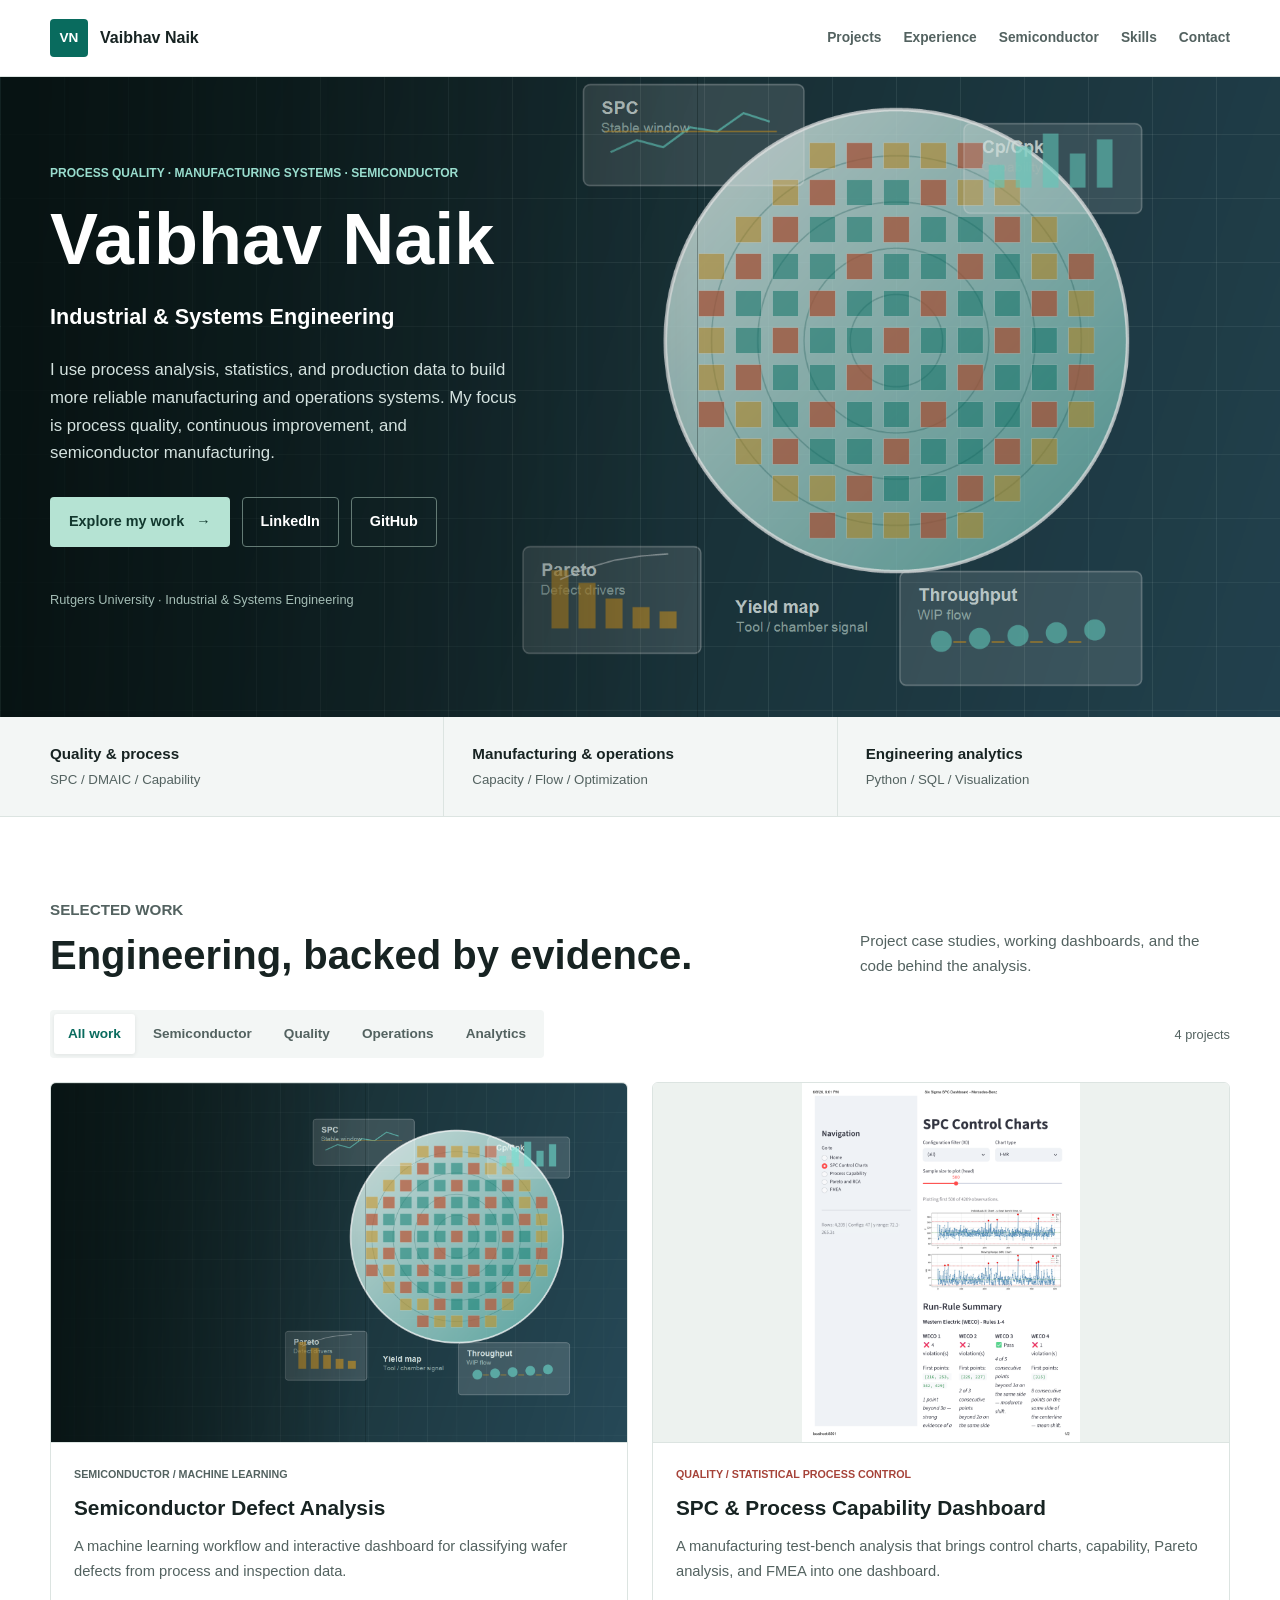
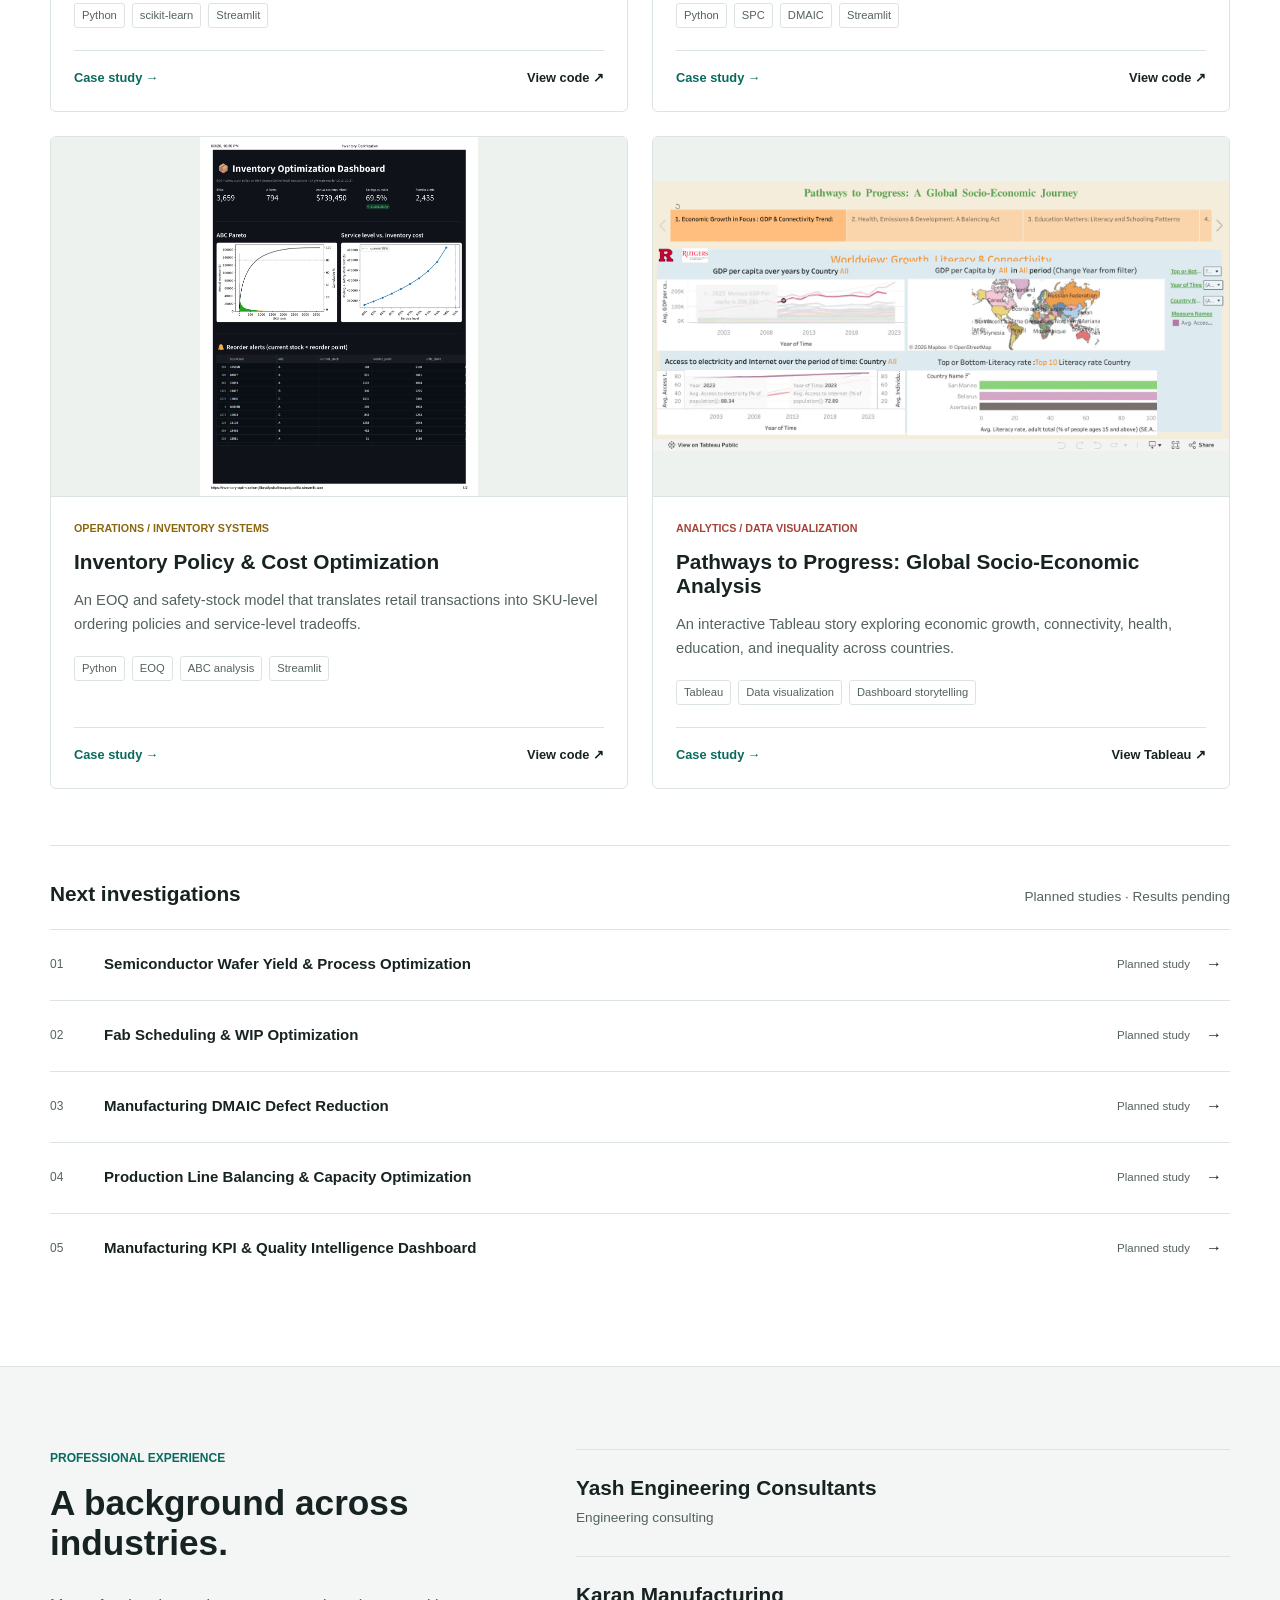
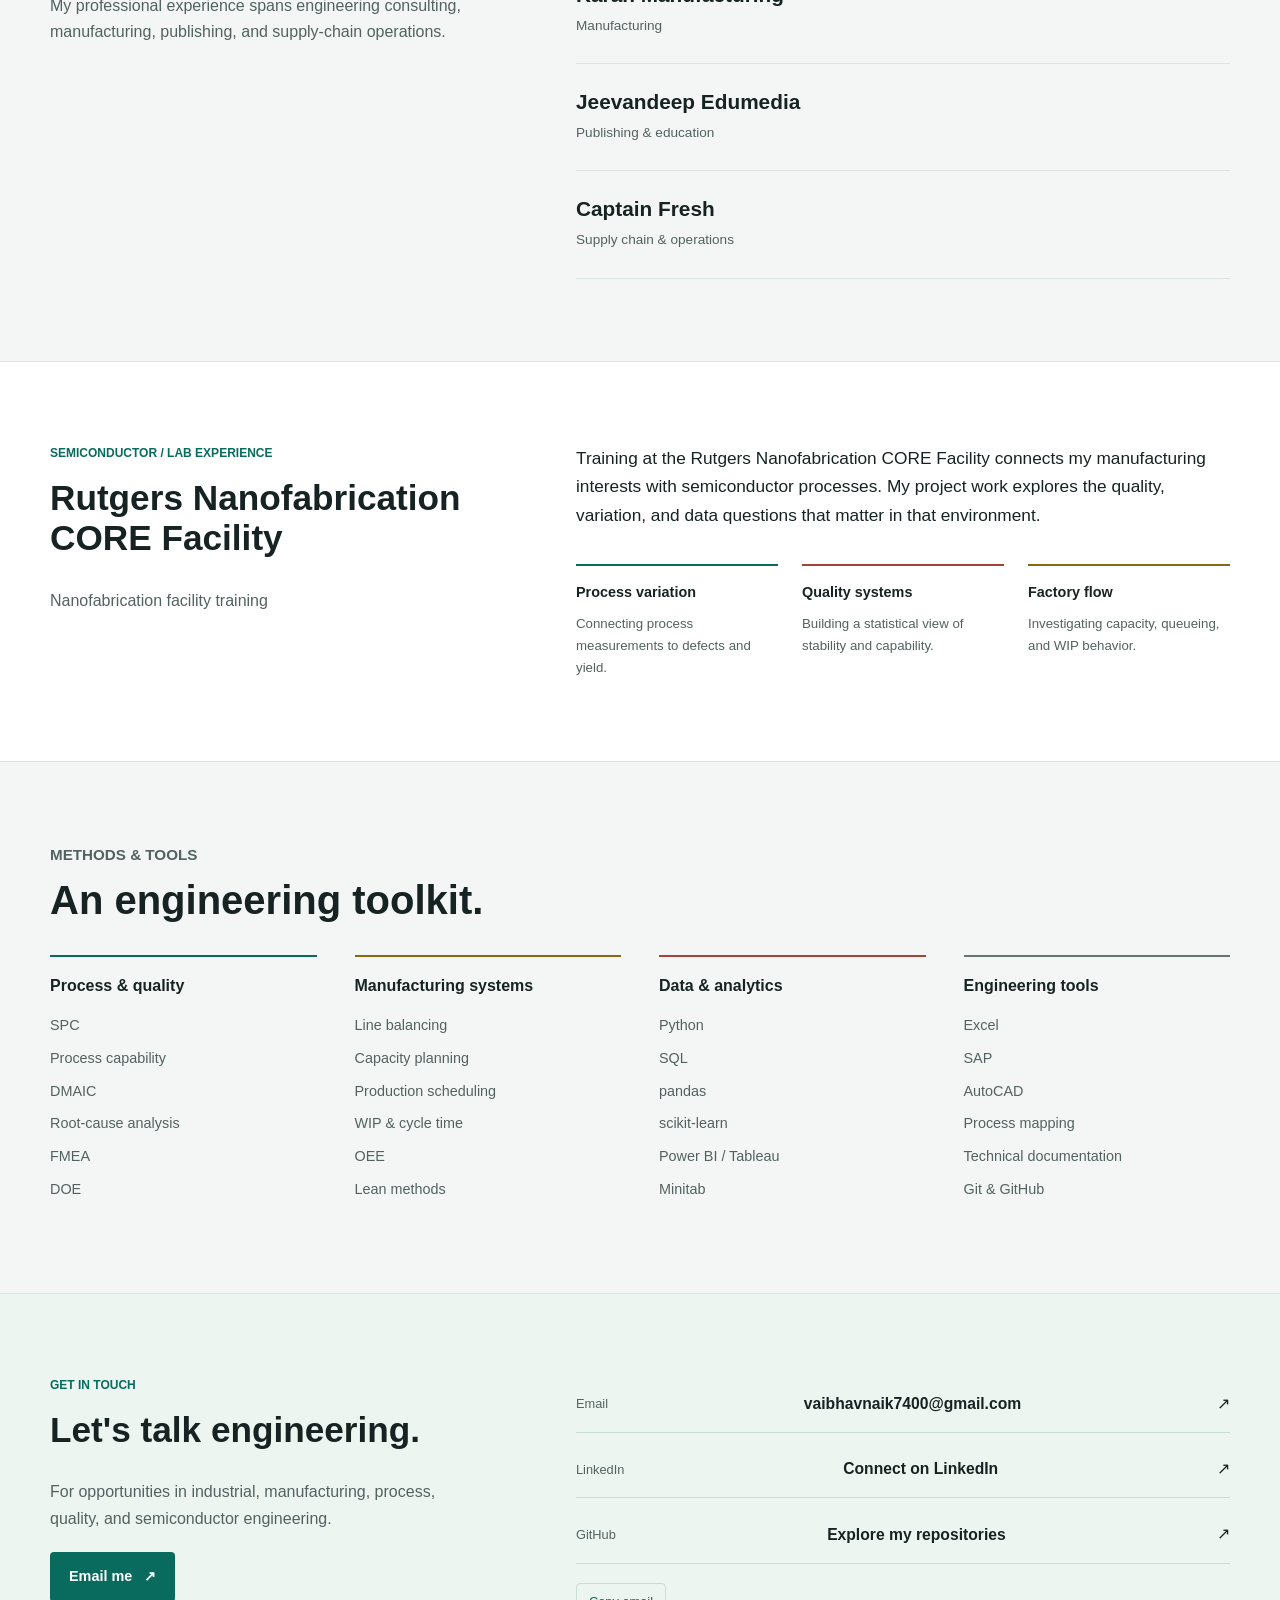
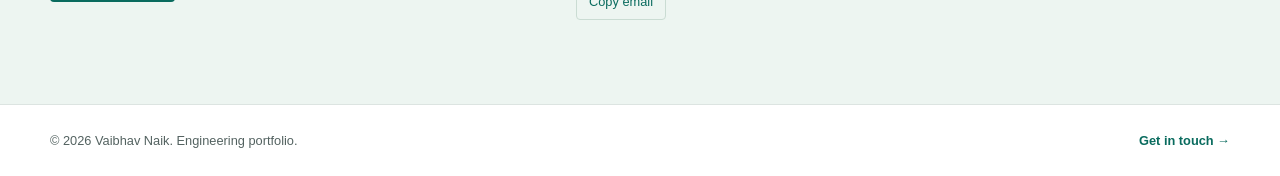
<file: index.html>
<!doctype html><html lang="en"><head>
<meta charset="utf-8"><meta name="viewport" content="width=device-width, initial-scale=1">
<meta name="description" content="Industrial, manufacturing, process, and quality engineering portfolio by Vaibhav Naik. Semiconductor analysis, SPC, and operations optimization.">
<meta name="theme-color" content="#096b5e"><meta property="og:type" content="website">
<meta property="og:title" content="Vaibhav Naik | Engineering Portfolio">
<meta property="og:description" content="Industrial, manufacturing, process, and quality engineering portfolio by Vaibhav Naik. Semiconductor analysis, SPC, and operations optimization.">
<meta property="og:url" content="https://vaibhav-7400.github.io/">
<meta property="og:image" content="https://vaibhav-7400.github.io/assets/process-dashboard.png">
<meta property="og:image:alt" content="Illustrative wafer process-analysis visualization">
<meta name="twitter:card" content="summary_large_image">
<link rel="canonical" href="https://vaibhav-7400.github.io/">
<link rel="icon" type="image/png" href="./assets/process-dashboard.png">
<link rel="stylesheet" href="./styles.css">
<title>Vaibhav Naik | Engineering Portfolio</title>
<script type="application/ld+json">{"@context":"https://schema.org","@type":"ProfilePage","name":"Vaibhav Naik | Engineering Portfolio","url":"https://vaibhav-7400.github.io/","description":"Industrial, manufacturing, process, and quality engineering portfolio by Vaibhav Naik. Semiconductor analysis, SPC, and operations optimization.","mainEntity":{"@type":"Person","name":"Vaibhav Naik","url":"https://vaibhav-7400.github.io/","sameAs":["https://www.linkedin.com/in/vaibhav4700","https://github.com/Vaibhav-7400"]}}</script>
<link rel="preload" as="image" href="./assets/process-dashboard.png">
<script src="./script.js" defer></script>
</head><body>
<a class="skip-link" href="#main">Skip to content</a>
<header class="site-header"><nav class="nav container" aria-label="Primary navigation">
<a class="brand" href="#home" aria-label="Vaibhav Naik home"><span class="brand-mark" aria-hidden="true">VN</span><span>Vaibhav Naik</span></a>
<button class="nav-toggle" type="button" aria-label="Open navigation" aria-controls="site-menu" aria-expanded="false" data-nav-toggle><span></span><span></span><span></span></button>
<div class="nav-links" id="site-menu" data-nav-menu>
<a href="#projects">Projects</a>
<a href="#experience">Experience</a>
<a href="#lab">Semiconductor</a>
<a href="#skills">Skills</a>
<a href="#contact">Contact</a>

</div></nav></header>
<main id="main">
<section class="hero" id="home" aria-labelledby="home-title">
<img class="hero-media" src="./assets/process-dashboard.png" alt="" width="1800" height="1100" fetchpriority="high">
<div class="container"><div class="hero-copy"><p class="eyebrow">Process quality &middot; Manufacturing systems &middot; Semiconductor</p>
<h1 id="home-title">Vaibhav Naik</h1><p class="role">Industrial &amp; Systems Engineering</p><p class="lede">I use process analysis, statistics, and production data to build more reliable manufacturing and operations systems. My focus is process quality, continuous improvement, and semiconductor manufacturing.</p>
<div class="hero-actions"><a class="button button-primary" href="#projects">Explore my work <span aria-hidden="true">&rarr;</span></a>
<a class="button button-outline" href="https://www.linkedin.com/in/vaibhav4700" target="_blank" rel="noopener noreferrer">LinkedIn</a>
<a class="button button-outline" href="https://github.com/Vaibhav-7400" target="_blank" rel="noopener noreferrer">GitHub</a>

</div><p class="hero-foot">Rutgers University &middot; Industrial &amp; Systems Engineering</p></div></div></section>
<div class="focus-band"><div class="container focus-grid">
<div class="focus-item"><strong>Quality &amp; process</strong><span>SPC / DMAIC / Capability</span></div>
<div class="focus-item"><strong>Manufacturing &amp; operations</strong><span>Capacity / Flow / Optimization</span></div>
<div class="focus-item"><strong>Engineering analytics</strong><span>Python / SQL / Visualization</span></div></div></div>
<section class="section" id="projects" aria-labelledby="projects-title"><div class="container">
<div class="section-heading"><div><p class="eyebrow">Selected work</p><h2 id="projects-title">Engineering, backed by evidence.</h2></div><p>Project case studies, working dashboards, and the code behind the analysis.</p></div>
<div class="filter-toolbar"><div class="filters" role="group" aria-label="Filter selected projects">
<button class="filter" type="button" data-filter="all" aria-pressed="true">All work</button>
<button class="filter" type="button" data-filter="semiconductor" aria-pressed="false">Semiconductor</button>
<button class="filter" type="button" data-filter="quality" aria-pressed="false">Quality</button>
<button class="filter" type="button" data-filter="operations" aria-pressed="false">Operations</button>
<button class="filter" type="button" data-filter="analytics" aria-pressed="false">Analytics</button>
</div><span class="project-count" data-project-count aria-live="polite">4 projects</span></div><div class="project-grid project-grid-four">
<article class="project-card accent-teal" data-project data-category="semiconductor quality analytics">
<a class="project-visual" href="./projects/semiconductor-defect-analysis.html" aria-label="Read Semiconductor Defect Analysis"><img src="./assets/process-dashboard.png" alt="Illustrative wafer map and process-analysis concepts" loading="lazy" decoding="async"></a>
<div class="project-body"><p class="eyebrow">Semiconductor / Machine learning</p><h3><a href="./projects/semiconductor-defect-analysis.html">Semiconductor Defect Analysis</a></h3><p>A machine learning workflow and interactive dashboard for classifying wafer defects from process and inspection data.</p>
<div class="tags"><span class="tag">Python</span><span class="tag">scikit-learn</span><span class="tag">Streamlit</span></div>
<div class="project-actions"><a class="text-link" href="./projects/semiconductor-defect-analysis.html">Case study <span aria-hidden="true">&rarr;</span></a><a class="" href="https://github.com/Vaibhav-7400/semiconductor-defect-analysis" target="_blank" rel="noopener noreferrer">View code &nearr;</a></div></div></article>
<article class="project-card accent-rust" data-project data-category="quality analytics">
<a class="project-visual" href="./projects/spc-process-capability.html" aria-label="Read SPC &amp; Process Capability Dashboard"><img src="./assets/spc-dashboard.png" alt="Actual project screenshot showing statistical process control charts" loading="lazy" decoding="async"></a>
<div class="project-body"><p class="eyebrow">Quality / Statistical process control</p><h3><a href="./projects/spc-process-capability.html">SPC &amp; Process Capability Dashboard</a></h3><p>A manufacturing test-bench analysis that brings control charts, capability, Pareto analysis, and FMEA into one dashboard.</p>
<div class="tags"><span class="tag">Python</span><span class="tag">SPC</span><span class="tag">DMAIC</span><span class="tag">Streamlit</span></div>
<div class="project-actions"><a class="text-link" href="./projects/spc-process-capability.html">Case study <span aria-hidden="true">&rarr;</span></a><a class="" href="https://github.com/Vaibhav-7400/SPC_SixSigma_Project" target="_blank" rel="noopener noreferrer">View code &nearr;</a></div></div></article>
<article class="project-card accent-gold" data-project data-category="operations analytics">
<a class="project-visual" href="./projects/inventory-optimization.html" aria-label="Read Inventory Policy &amp; Cost Optimization"><img src="./assets/inventory-dashboard.png" alt="Actual inventory optimization dashboard with SKU analysis" loading="lazy" decoding="async"></a>
<div class="project-body"><p class="eyebrow">Operations / Inventory systems</p><h3><a href="./projects/inventory-optimization.html">Inventory Policy &amp; Cost Optimization</a></h3><p>An EOQ and safety-stock model that translates retail transactions into SKU-level ordering policies and service-level tradeoffs.</p>
<div class="tags"><span class="tag">Python</span><span class="tag">EOQ</span><span class="tag">ABC analysis</span><span class="tag">Streamlit</span></div>
<div class="project-actions"><a class="text-link" href="./projects/inventory-optimization.html">Case study <span aria-hidden="true">&rarr;</span></a><a class="" href="https://github.com/Vaibhav-7400/Inventory-Optimization" target="_blank" rel="noopener noreferrer">View code &nearr;</a></div></div></article>
<article class="project-card accent-rust" data-project data-category="analytics">
<a class="project-visual" href="./projects/pathways-to-progress.html" aria-label="Read Pathways to Progress: Global Socio-Economic Analysis"><img src="./assets/pathways-to-progress.png" alt="Tableau story showing GDP trends, a world map, electricity and Internet access, and literacy rankings" loading="lazy" decoding="async"></a>
<div class="project-body"><p class="eyebrow">Analytics / Data visualization</p><h3><a href="./projects/pathways-to-progress.html">Pathways to Progress: Global Socio-Economic Analysis</a></h3><p>An interactive Tableau story exploring economic growth, connectivity, health, education, and inequality across countries.</p>
<div class="tags"><span class="tag">Tableau</span><span class="tag">Data visualization</span><span class="tag">Dashboard storytelling</span></div>
<div class="project-actions"><a class="text-link" href="./projects/pathways-to-progress.html">Case study <span aria-hidden="true">&rarr;</span></a><a class="" href="https://public.tableau.com/app/profile/vaibhav.krishna.naik/viz/PathwaystoProgressGlobalSocio-EconomicAnalysisFinalProject/Story1" target="_blank" rel="noopener noreferrer">View Tableau &nearr;</a></div></div></article>
</div><div class="pipeline"><div class="pipeline-heading"><h3>Next investigations</h3><p>Planned studies &middot; Results pending</p></div><ul class="pipeline-list">
<li><a href="./projects/wafer-yield-optimization.html"><span class="pipeline-number">01</span><span class="pipeline-title">Semiconductor Wafer Yield &amp; Process Optimization</span><span class="status">Planned study</span><span aria-hidden="true">&rarr;</span></a></li>
<li><a href="./projects/fab-scheduling-wip.html"><span class="pipeline-number">02</span><span class="pipeline-title">Fab Scheduling &amp; WIP Optimization</span><span class="status">Planned study</span><span aria-hidden="true">&rarr;</span></a></li>
<li><a href="./projects/dmaic-defect-reduction.html"><span class="pipeline-number">03</span><span class="pipeline-title">Manufacturing DMAIC Defect Reduction</span><span class="status">Planned study</span><span aria-hidden="true">&rarr;</span></a></li>
<li><a href="./projects/line-balancing-capacity.html"><span class="pipeline-number">04</span><span class="pipeline-title">Production Line Balancing &amp; Capacity Optimization</span><span class="status">Planned study</span><span aria-hidden="true">&rarr;</span></a></li>
<li><a href="./projects/manufacturing-kpi-dashboard.html"><span class="pipeline-number">05</span><span class="pipeline-title">Manufacturing KPI &amp; Quality Intelligence Dashboard</span><span class="status">Planned study</span><span aria-hidden="true">&rarr;</span></a></li>
</ul></div></div></section>
<section class="section section-soft" id="experience" aria-labelledby="experience-title"><div class="container split-section">
<div><p class="eyebrow">Professional experience</p><h2 id="experience-title">A background across industries.</h2><p class="intro">My professional experience spans engineering consulting, manufacturing, publishing, and supply-chain operations.</p></div><div class="experience-list">
<article class="experience-item"><h3>Yash Engineering Consultants</h3><div class="experience-meta"><span>Engineering consulting</span></div></article>
<article class="experience-item"><h3>Karan Manufacturing</h3><div class="experience-meta"><span>Manufacturing</span></div></article>
<article class="experience-item"><h3>Jeevandeep Edumedia</h3><div class="experience-meta"><span>Publishing &amp; education</span></div></article>
<article class="experience-item"><h3>Captain Fresh</h3><div class="experience-meta"><span>Supply chain &amp; operations</span></div></article>
</div></div></section>
<section class="section" id="lab" aria-labelledby="lab-title"><div class="container split-section">
<div><p class="eyebrow">Semiconductor / Lab experience</p><h2 id="lab-title">Rutgers Nanofabrication CORE Facility</h2><p class="intro">Nanofabrication facility training</p></div>
<div><p class="lab-text">Training at the Rutgers Nanofabrication CORE Facility connects my manufacturing interests with semiconductor processes. My project work explores the quality, variation, and data questions that matter in that environment.</p>
<div class="lab-focus" aria-label="Semiconductor engineering interests"><div><strong>Process variation</strong><p>Connecting process measurements to defects and yield.</p></div><div><strong>Quality systems</strong><p>Building a statistical view of stability and capability.</p></div><div><strong>Factory flow</strong><p>Investigating capacity, queueing, and WIP behavior.</p></div></div></div></div></section>
<section class="section section-soft" id="skills" aria-labelledby="skills-title"><div class="container"><div class="section-heading"><div><p class="eyebrow">Methods &amp; tools</p><h2 id="skills-title">An engineering toolkit.</h2></div></div><div class="skills-grid">
<div class="skill-group"><h3>Process &amp; quality</h3><ul><li>SPC</li><li>Process capability</li><li>DMAIC</li><li>Root-cause analysis</li><li>FMEA</li><li>DOE</li></ul></div>
<div class="skill-group"><h3>Manufacturing systems</h3><ul><li>Line balancing</li><li>Capacity planning</li><li>Production scheduling</li><li>WIP &amp; cycle time</li><li>OEE</li><li>Lean methods</li></ul></div>
<div class="skill-group"><h3>Data &amp; analytics</h3><ul><li>Python</li><li>SQL</li><li>pandas</li><li>scikit-learn</li><li>Power BI / Tableau</li><li>Minitab</li></ul></div>
<div class="skill-group"><h3>Engineering tools</h3><ul><li>Excel</li><li>SAP</li><li>AutoCAD</li><li>Process mapping</li><li>Technical documentation</li><li>Git &amp; GitHub</li></ul></div>
</div></div></section>
<section class="section contact-section" id="contact" aria-labelledby="contact-title"><div class="container split-section">
<div><p class="eyebrow">Get in touch</p><h2 id="contact-title">Let's talk engineering.</h2><p class="intro">For opportunities in industrial, manufacturing, process, quality, and semiconductor engineering.</p><a class="button button-primary" href="mailto:vaibhavnaik7400@gmail.com?subject=Engineering%20opportunity">Email me <span aria-hidden="true">&nearr;</span></a></div>
<div><div class="contact-links"><a class="contact-link" href="mailto:vaibhavnaik7400@gmail.com"><span>Email</span><strong>vaibhavnaik7400@gmail.com</strong><span aria-hidden="true">&nearr;</span></a>
<a class="contact-link" href="https://www.linkedin.com/in/vaibhav4700" target="_blank" rel="noopener noreferrer"><span>LinkedIn</span><strong>Connect on LinkedIn</strong><span aria-hidden="true">&nearr;</span></a>
<a class="contact-link" href="https://github.com/Vaibhav-7400" target="_blank" rel="noopener noreferrer"><span>GitHub</span><strong>Explore my repositories</strong><span aria-hidden="true">&nearr;</span></a>
</div><div class="copy-row"><button class="copy-email" type="button" data-copy-email="vaibhavnaik7400@gmail.com">Copy email</button><p class="copy-status" role="status" data-copy-status></p></div></div></div></section>
</main>
<footer class="site-footer"><div class="container footer-grid"><p>&copy; <span data-year>2026</span> Vaibhav Naik. Engineering portfolio.</p><a class="text-link" href="./index.html#contact">Get in touch &rarr;</a></div></footer>
</body></html>
</file>
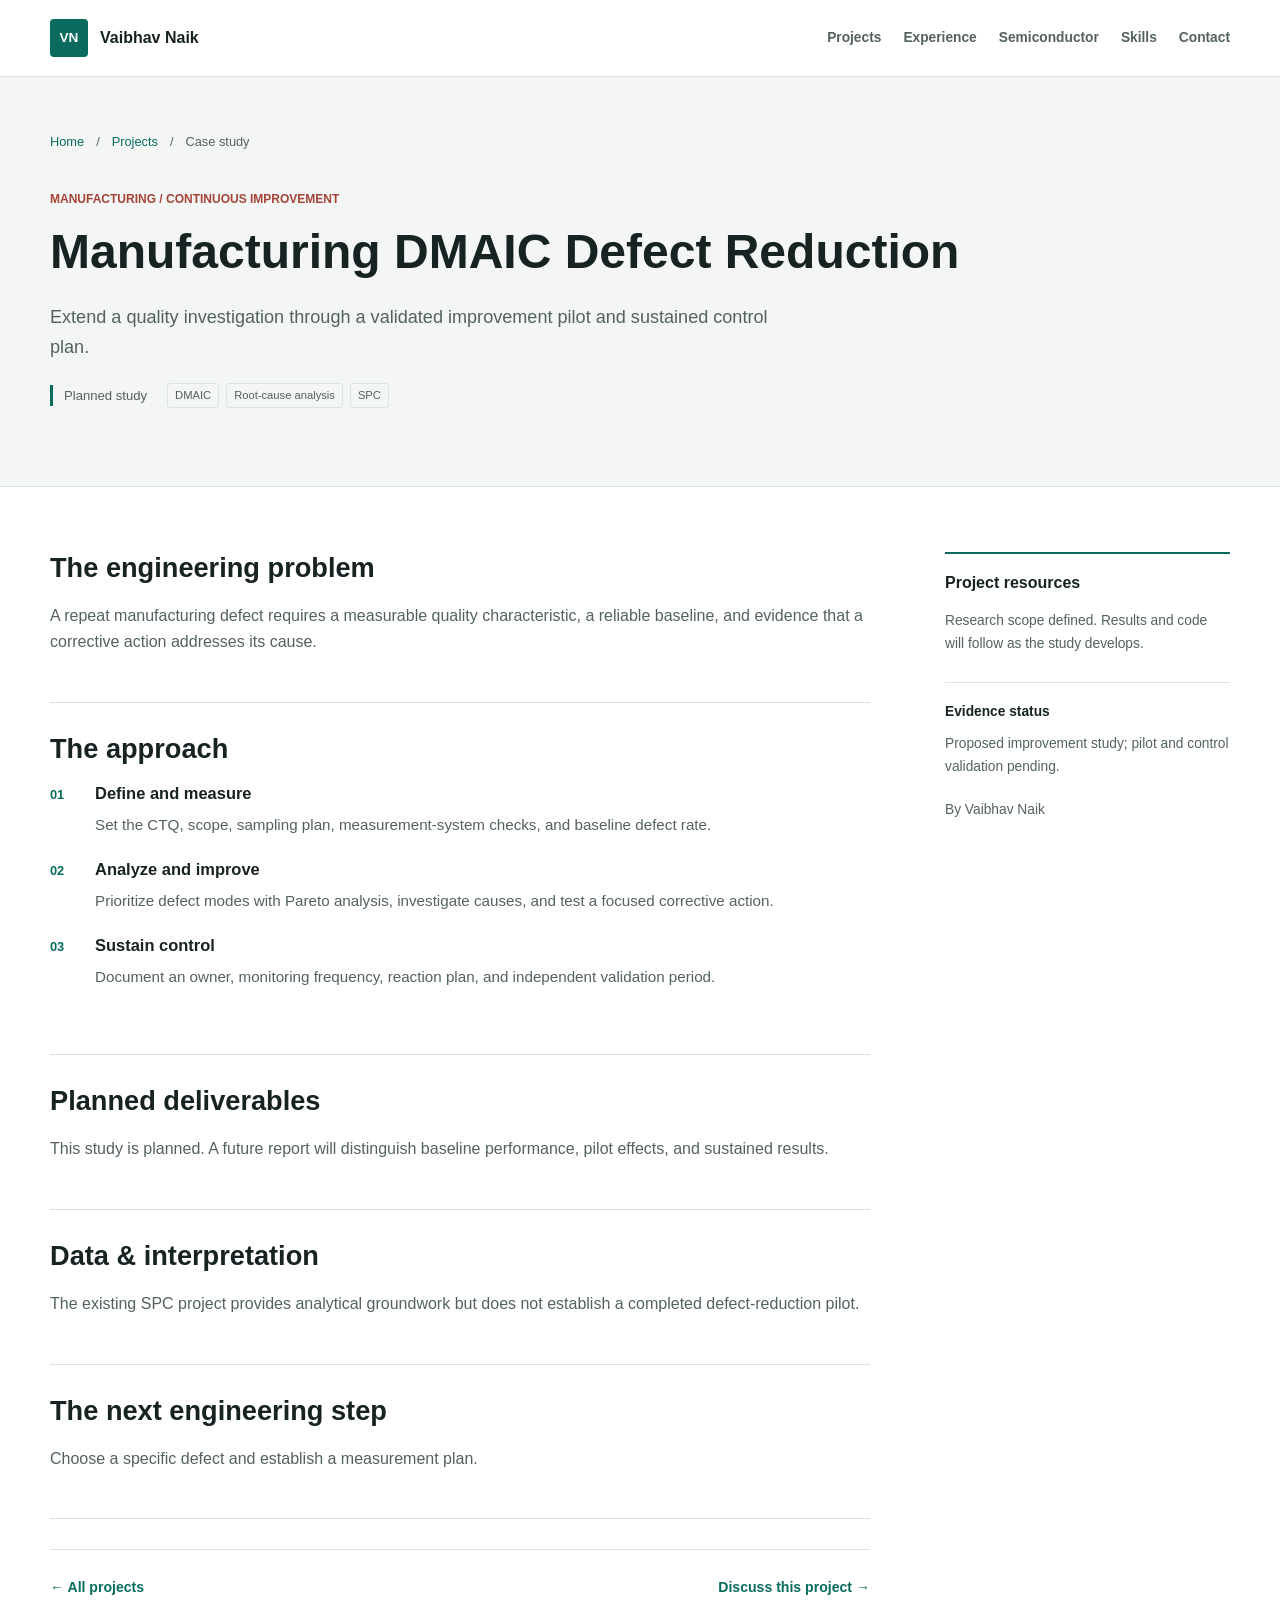
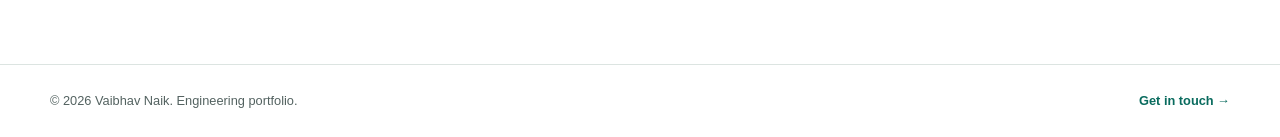
<file: projects/dmaic-defect-reduction.html>
<!doctype html><html lang="en"><head>
<meta charset="utf-8"><meta name="viewport" content="width=device-width, initial-scale=1">
<meta name="description" content="Extend a quality investigation through a validated improvement pilot and sustained control plan.">
<meta name="theme-color" content="#096b5e"><meta property="og:type" content="website">
<meta property="og:title" content="Manufacturing DMAIC Defect Reduction | Vaibhav Naik">
<meta property="og:description" content="Extend a quality investigation through a validated improvement pilot and sustained control plan.">
<meta property="og:url" content="https://vaibhav-7400.github.io/projects/dmaic-defect-reduction.html">
<meta property="og:image" content="https://vaibhav-7400.github.io/assets/process-dashboard.png">
<meta property="og:image:alt" content="Illustrative wafer process-analysis visualization">
<meta name="twitter:card" content="summary_large_image">
<link rel="canonical" href="https://vaibhav-7400.github.io/projects/dmaic-defect-reduction.html">
<link rel="icon" type="image/png" href="../assets/process-dashboard.png">
<link rel="stylesheet" href="../styles.css">
<title>Manufacturing DMAIC Defect Reduction | Vaibhav Naik</title>
<script type="application/ld+json">{"@context":"https://schema.org","@type":"WebPage","name":"Manufacturing DMAIC Defect Reduction | Vaibhav Naik","url":"https://vaibhav-7400.github.io/projects/dmaic-defect-reduction.html","description":"Extend a quality investigation through a validated improvement pilot and sustained control plan."}</script>

<script src="../script.js" defer></script>
</head><body>
<a class="skip-link" href="#main">Skip to content</a>
<header class="site-header"><nav class="nav container" aria-label="Primary navigation">
<a class="brand" href="../index.html" aria-label="Vaibhav Naik home"><span class="brand-mark" aria-hidden="true">VN</span><span>Vaibhav Naik</span></a>
<button class="nav-toggle" type="button" aria-label="Open navigation" aria-controls="site-menu" aria-expanded="false" data-nav-toggle><span></span><span></span><span></span></button>
<div class="nav-links" id="site-menu" data-nav-menu>
<a href="../index.html#projects">Projects</a>
<a href="../index.html#experience">Experience</a>
<a href="../index.html#lab">Semiconductor</a>
<a href="../index.html#skills">Skills</a>
<a href="../index.html#contact">Contact</a>

</div></nav></header>
<main id="main">
<section class="case-hero accent-rust" aria-labelledby="case-title"><div class="container">
<nav class="breadcrumb" aria-label="Breadcrumb"><a href="../index.html">Home</a><span aria-hidden="true">/</span><a href="../index.html#projects">Projects</a><span aria-hidden="true">/</span><span>Case study</span></nav>
<p class="eyebrow">Manufacturing / Continuous improvement</p><h1 id="case-title">Manufacturing DMAIC Defect Reduction</h1><p class="case-lede">Extend a quality investigation through a validated improvement pilot and sustained control plan.</p>
<div class="case-meta"><span class="case-status">Planned study</span><div class="tags"><span class="tag">DMAIC</span><span class="tag">Root-cause analysis</span><span class="tag">SPC</span></div></div></div></section>
<div class="container case-grid"><article class="case-content" aria-label="Project case study">

<section aria-labelledby="problem-title"><h2 id="problem-title">The engineering problem</h2><p>A repeat manufacturing defect requires a measurable quality characteristic, a reliable baseline, and evidence that a corrective action addresses its cause.</p></section>
<section aria-labelledby="approach-title"><h2 id="approach-title">The approach</h2><ol class="method-list"><li><h3>Define and measure</h3><p>Set the CTQ, scope, sampling plan, measurement-system checks, and baseline defect rate.</p></li><li><h3>Analyze and improve</h3><p>Prioritize defect modes with Pareto analysis, investigate causes, and test a focused corrective action.</p></li><li><h3>Sustain control</h3><p>Document an owner, monitoring frequency, reaction plan, and independent validation period.</p></li></ol></section>
<section aria-labelledby="outcome-title"><h2 id="outcome-title">Planned deliverables</h2><p>This study is planned. A future report will distinguish baseline performance, pilot effects, and sustained results.</p></section>
<section aria-labelledby="context-title"><h2 id="context-title">Data &amp; interpretation</h2><p>The existing SPC project provides analytical groundwork but does not establish a completed defect-reduction pilot.</p></section>
<section aria-labelledby="next-title"><h2 id="next-title">The next engineering step</h2><p>Choose a specific defect and establish a measurement plan.</p></section>
<div class="next-project"><a class="text-link" href="../index.html#projects">&larr; All projects</a><a class="text-link" href="mailto:vaibhavnaik7400@gmail.com?subject=Discuss%3A%20Manufacturing%20DMAIC%20Defect%20Reduction">Discuss this project &rarr;</a></div></article>
<aside class="case-aside" aria-labelledby="project-links-title"><h2 id="project-links-title">Project resources</h2>


<p>Research scope defined. Results and code will follow as the study develops.</p>
<p class="evidence"><strong>Evidence status</strong>Proposed improvement study; pilot and control validation pending.</p><p>By Vaibhav Naik</p></aside></div></main>
<footer class="site-footer"><div class="container footer-grid"><p>&copy; <span data-year>2026</span> Vaibhav Naik. Engineering portfolio.</p><a class="text-link" href="../index.html#contact">Get in touch &rarr;</a></div></footer>
</body></html>
</file>
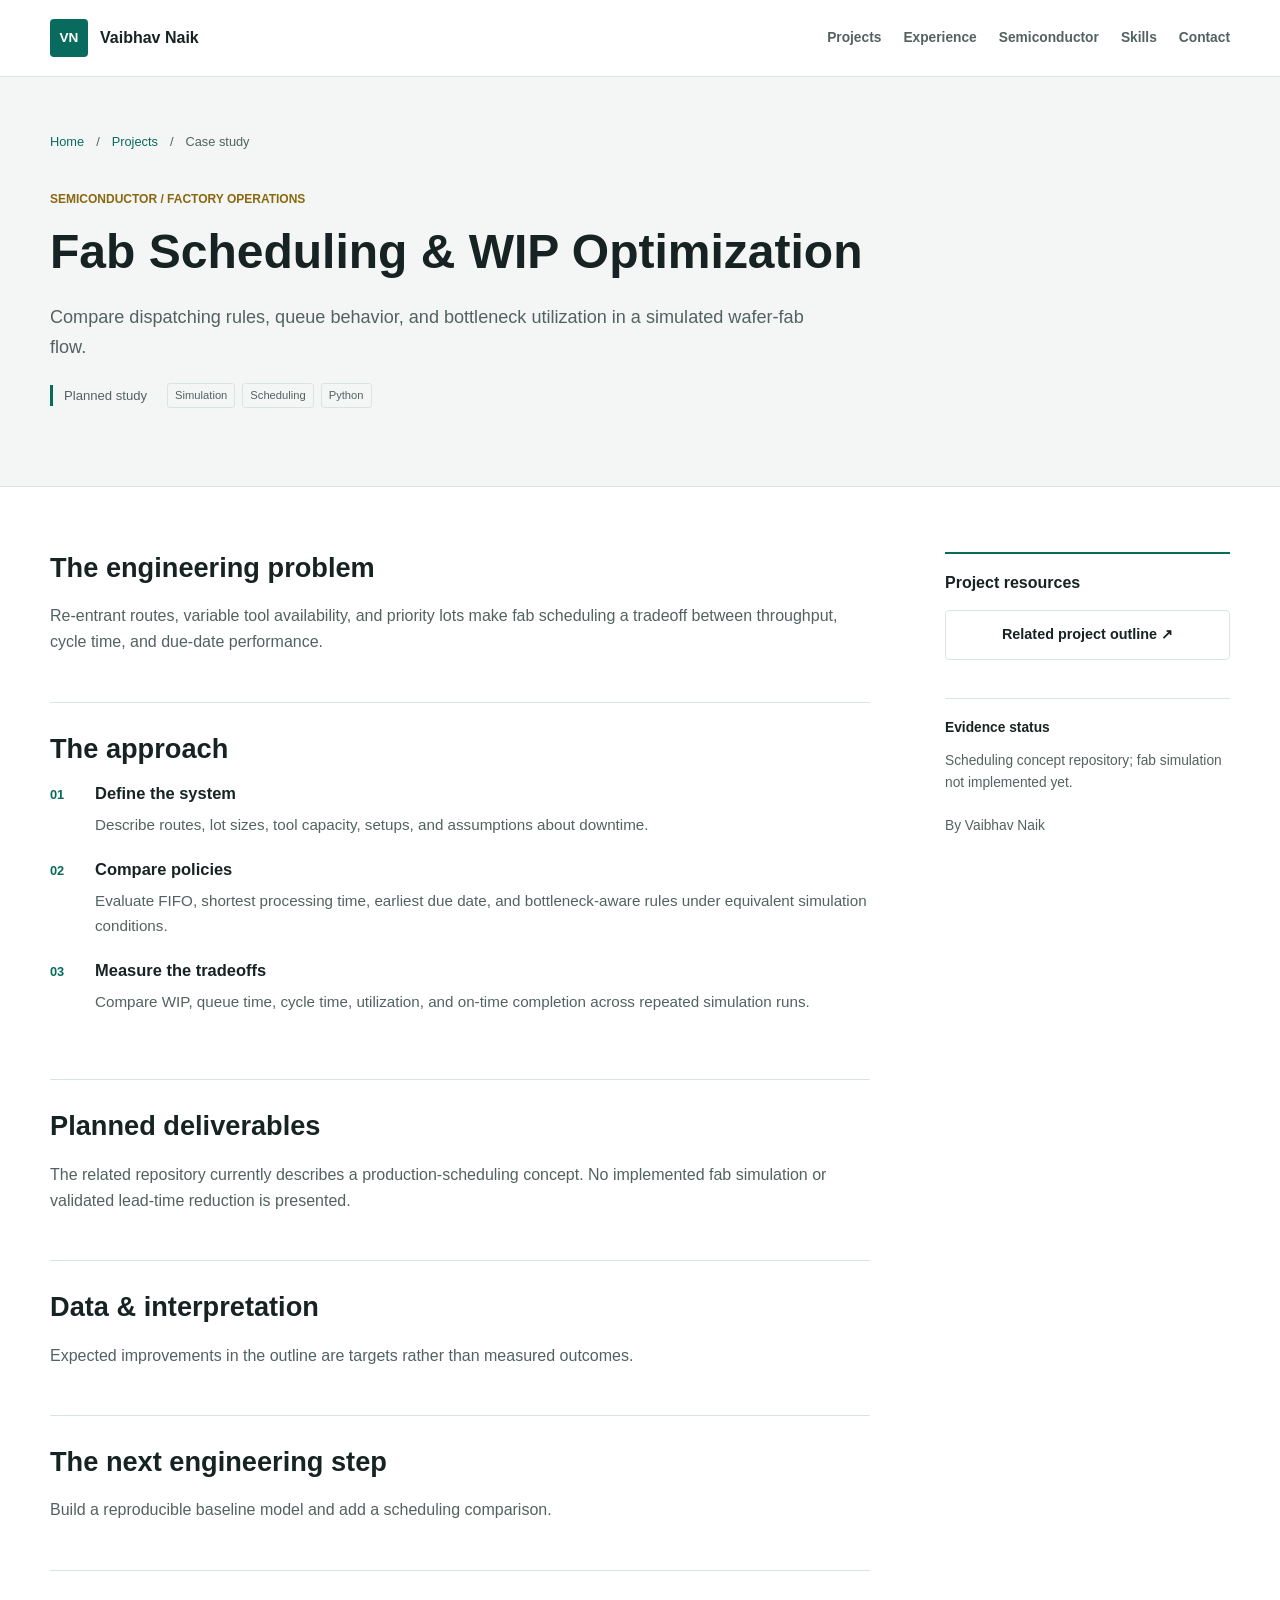
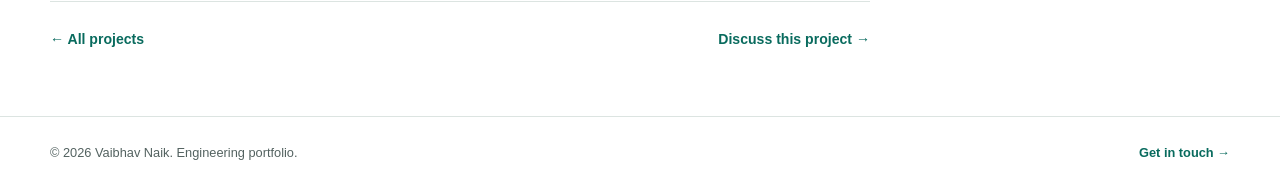
<file: projects/fab-scheduling-wip.html>
<!doctype html><html lang="en"><head>
<meta charset="utf-8"><meta name="viewport" content="width=device-width, initial-scale=1">
<meta name="description" content="Compare dispatching rules, queue behavior, and bottleneck utilization in a simulated wafer-fab flow.">
<meta name="theme-color" content="#096b5e"><meta property="og:type" content="website">
<meta property="og:title" content="Fab Scheduling &amp; WIP Optimization | Vaibhav Naik">
<meta property="og:description" content="Compare dispatching rules, queue behavior, and bottleneck utilization in a simulated wafer-fab flow.">
<meta property="og:url" content="https://vaibhav-7400.github.io/projects/fab-scheduling-wip.html">
<meta property="og:image" content="https://vaibhav-7400.github.io/assets/process-dashboard.png">
<meta property="og:image:alt" content="Illustrative wafer process-analysis visualization">
<meta name="twitter:card" content="summary_large_image">
<link rel="canonical" href="https://vaibhav-7400.github.io/projects/fab-scheduling-wip.html">
<link rel="icon" type="image/png" href="../assets/process-dashboard.png">
<link rel="stylesheet" href="../styles.css">
<title>Fab Scheduling &amp; WIP Optimization | Vaibhav Naik</title>
<script type="application/ld+json">{"@context":"https://schema.org","@type":"WebPage","name":"Fab Scheduling & WIP Optimization | Vaibhav Naik","url":"https://vaibhav-7400.github.io/projects/fab-scheduling-wip.html","description":"Compare dispatching rules, queue behavior, and bottleneck utilization in a simulated wafer-fab flow."}</script>

<script src="../script.js" defer></script>
</head><body>
<a class="skip-link" href="#main">Skip to content</a>
<header class="site-header"><nav class="nav container" aria-label="Primary navigation">
<a class="brand" href="../index.html" aria-label="Vaibhav Naik home"><span class="brand-mark" aria-hidden="true">VN</span><span>Vaibhav Naik</span></a>
<button class="nav-toggle" type="button" aria-label="Open navigation" aria-controls="site-menu" aria-expanded="false" data-nav-toggle><span></span><span></span><span></span></button>
<div class="nav-links" id="site-menu" data-nav-menu>
<a href="../index.html#projects">Projects</a>
<a href="../index.html#experience">Experience</a>
<a href="../index.html#lab">Semiconductor</a>
<a href="../index.html#skills">Skills</a>
<a href="../index.html#contact">Contact</a>

</div></nav></header>
<main id="main">
<section class="case-hero accent-gold" aria-labelledby="case-title"><div class="container">
<nav class="breadcrumb" aria-label="Breadcrumb"><a href="../index.html">Home</a><span aria-hidden="true">/</span><a href="../index.html#projects">Projects</a><span aria-hidden="true">/</span><span>Case study</span></nav>
<p class="eyebrow">Semiconductor / Factory operations</p><h1 id="case-title">Fab Scheduling &amp; WIP Optimization</h1><p class="case-lede">Compare dispatching rules, queue behavior, and bottleneck utilization in a simulated wafer-fab flow.</p>
<div class="case-meta"><span class="case-status">Planned study</span><div class="tags"><span class="tag">Simulation</span><span class="tag">Scheduling</span><span class="tag">Python</span></div></div></div></section>
<div class="container case-grid"><article class="case-content" aria-label="Project case study">

<section aria-labelledby="problem-title"><h2 id="problem-title">The engineering problem</h2><p>Re-entrant routes, variable tool availability, and priority lots make fab scheduling a tradeoff between throughput, cycle time, and due-date performance.</p></section>
<section aria-labelledby="approach-title"><h2 id="approach-title">The approach</h2><ol class="method-list"><li><h3>Define the system</h3><p>Describe routes, lot sizes, tool capacity, setups, and assumptions about downtime.</p></li><li><h3>Compare policies</h3><p>Evaluate FIFO, shortest processing time, earliest due date, and bottleneck-aware rules under equivalent simulation conditions.</p></li><li><h3>Measure the tradeoffs</h3><p>Compare WIP, queue time, cycle time, utilization, and on-time completion across repeated simulation runs.</p></li></ol></section>
<section aria-labelledby="outcome-title"><h2 id="outcome-title">Planned deliverables</h2><p>The related repository currently describes a production-scheduling concept. No implemented fab simulation or validated lead-time reduction is presented.</p></section>
<section aria-labelledby="context-title"><h2 id="context-title">Data &amp; interpretation</h2><p>Expected improvements in the outline are targets rather than measured outcomes.</p></section>
<section aria-labelledby="next-title"><h2 id="next-title">The next engineering step</h2><p>Build a reproducible baseline model and add a scheduling comparison.</p></section>
<div class="next-project"><a class="text-link" href="../index.html#projects">&larr; All projects</a><a class="text-link" href="mailto:vaibhavnaik7400@gmail.com?subject=Discuss%3A%20Fab%20Scheduling%20%26%20WIP%20Optimization">Discuss this project &rarr;</a></div></article>
<aside class="case-aside" aria-labelledby="project-links-title"><h2 id="project-links-title">Project resources</h2>

<a class="button button-outline" href="https://github.com/Vaibhav-7400/Production-scheduling-automation" target="_blank" rel="noopener noreferrer">Related project outline &nearr;</a>

<p class="evidence"><strong>Evidence status</strong>Scheduling concept repository; fab simulation not implemented yet.</p><p>By Vaibhav Naik</p></aside></div></main>
<footer class="site-footer"><div class="container footer-grid"><p>&copy; <span data-year>2026</span> Vaibhav Naik. Engineering portfolio.</p><a class="text-link" href="../index.html#contact">Get in touch &rarr;</a></div></footer>
</body></html>
</file>
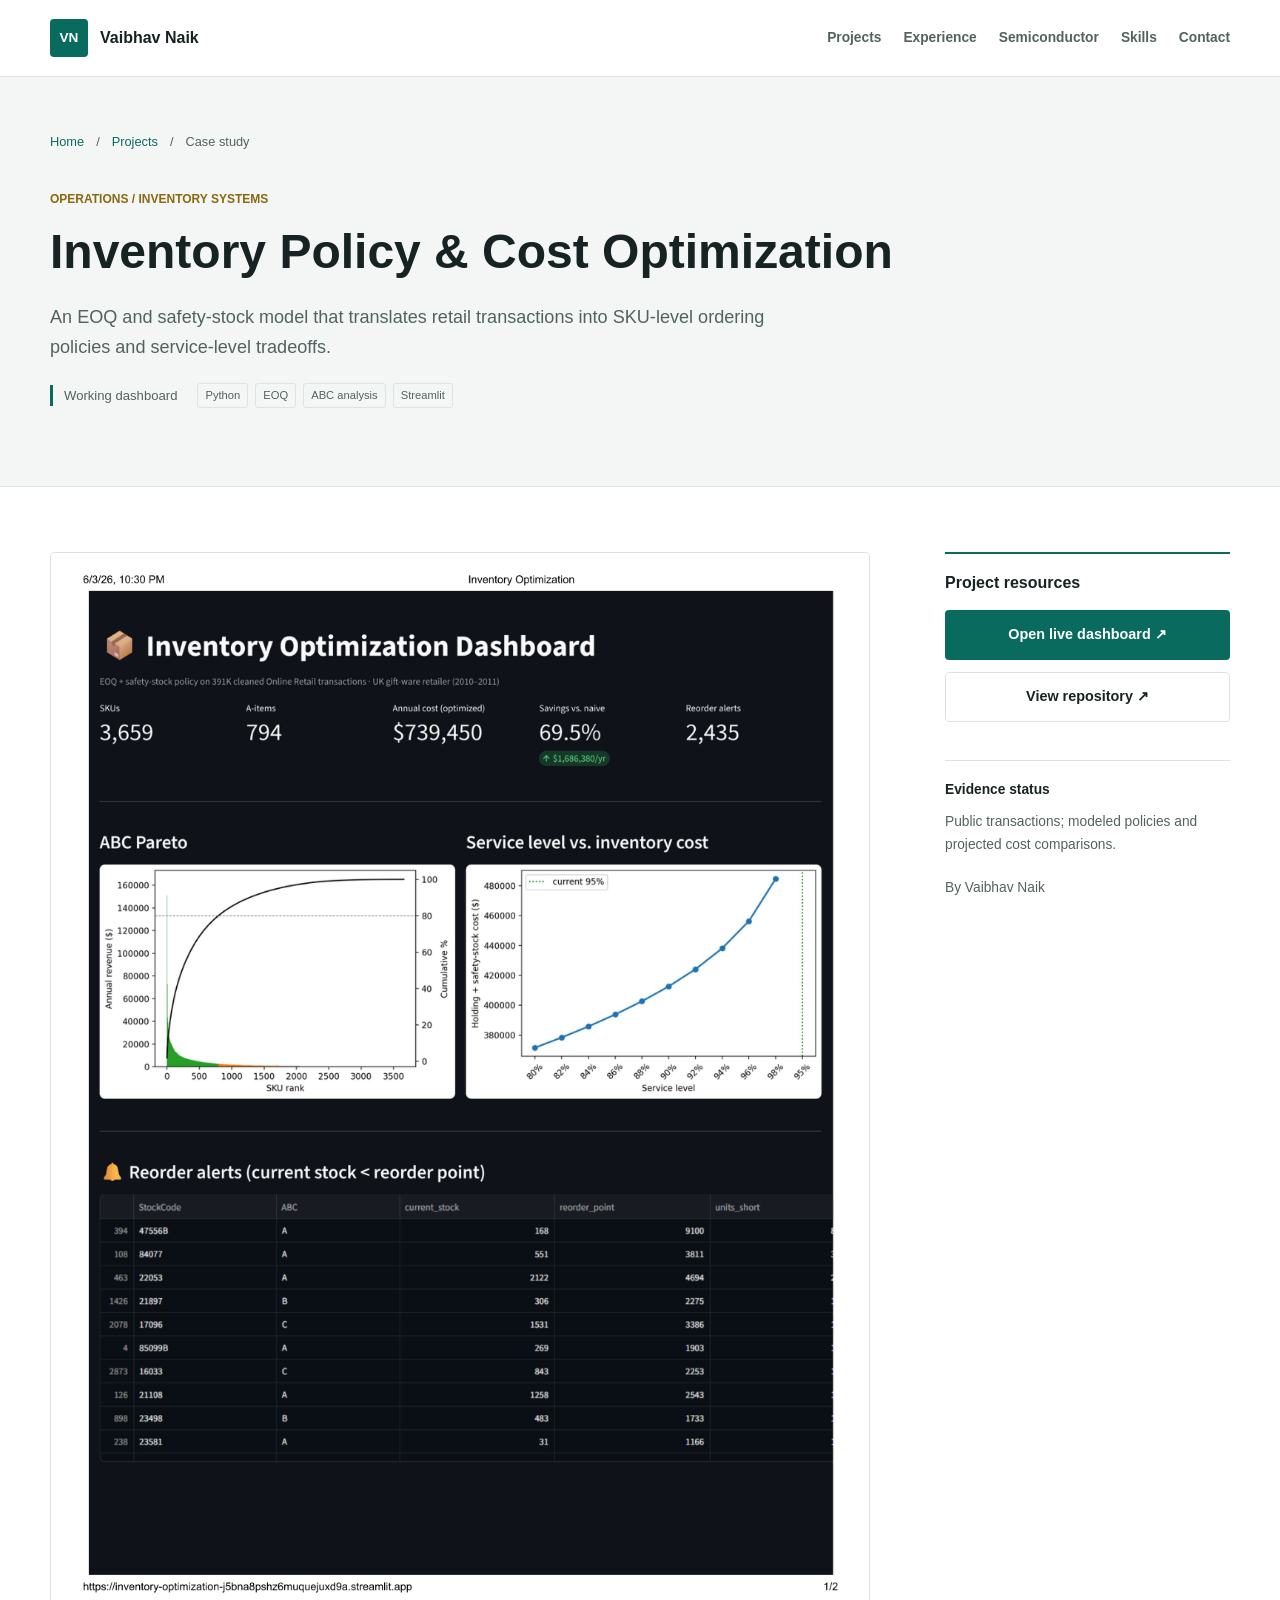
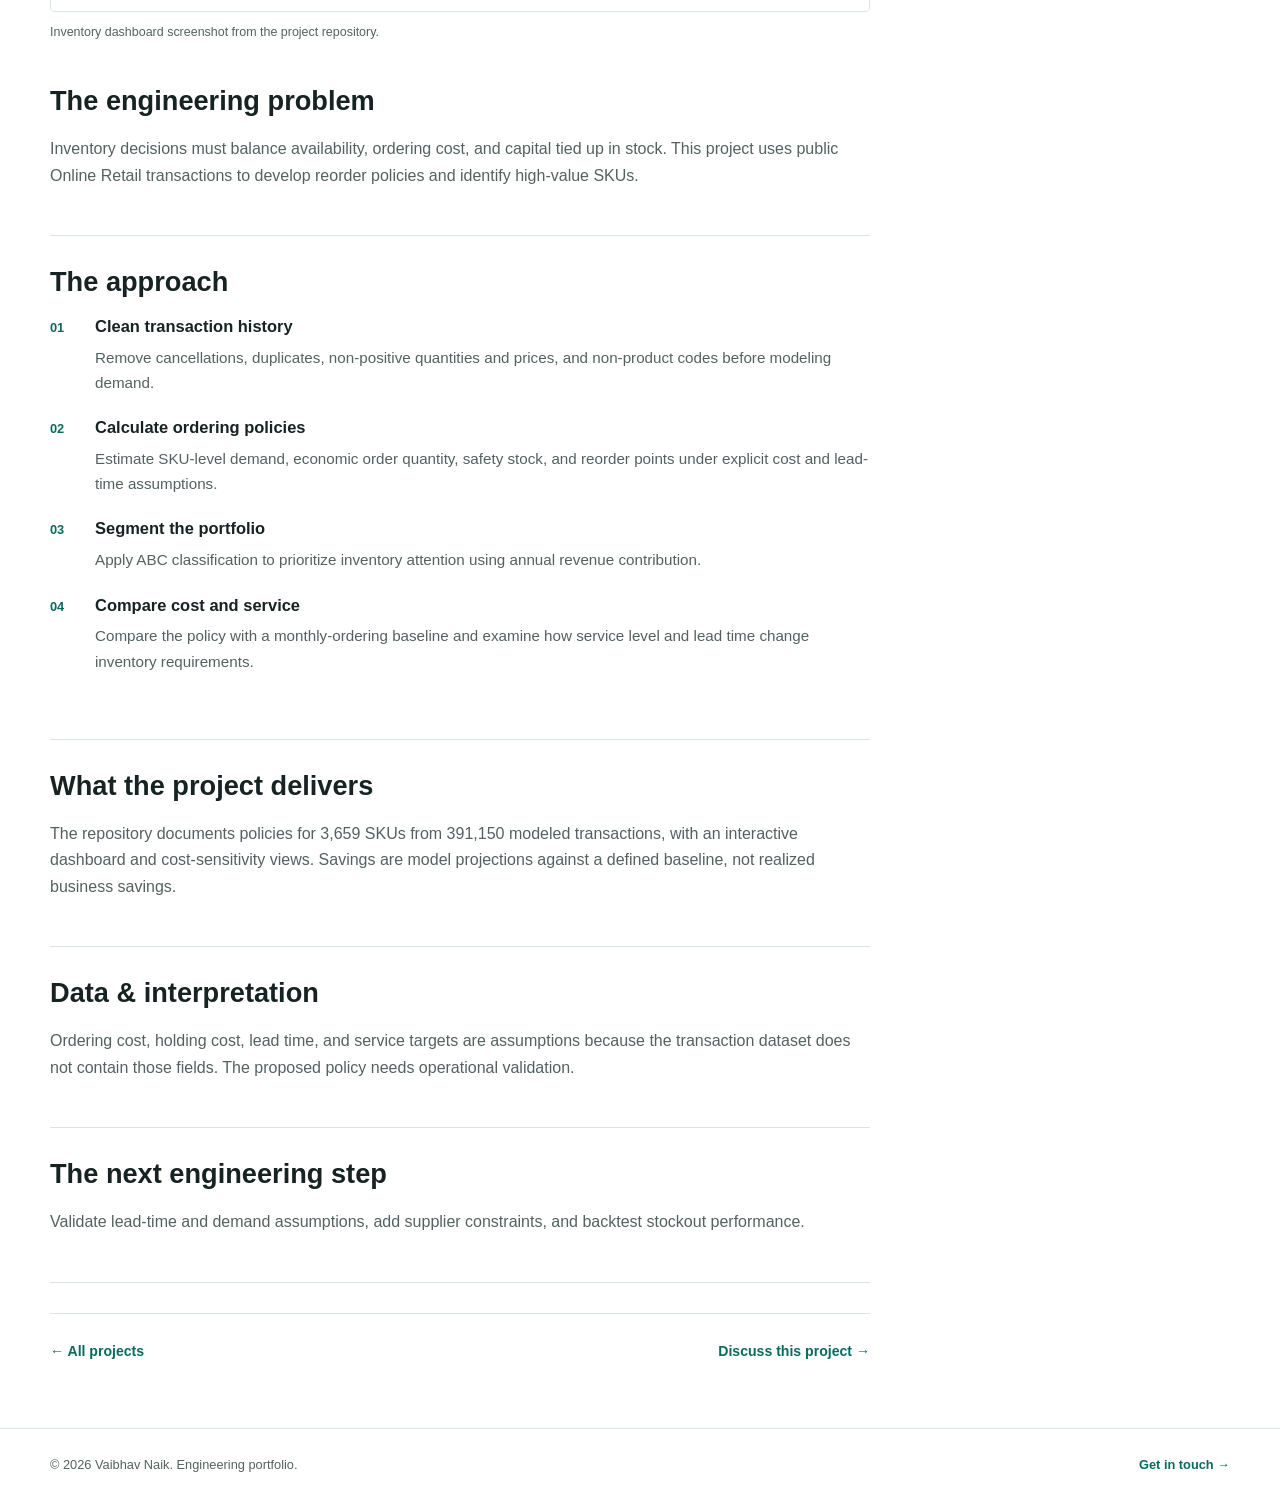
<file: projects/inventory-optimization.html>
<!doctype html><html lang="en"><head>
<meta charset="utf-8"><meta name="viewport" content="width=device-width, initial-scale=1">
<meta name="description" content="An EOQ and safety-stock model that translates retail transactions into SKU-level ordering policies and service-level tradeoffs.">
<meta name="theme-color" content="#096b5e"><meta property="og:type" content="website">
<meta property="og:title" content="Inventory Policy &amp; Cost Optimization | Vaibhav Naik">
<meta property="og:description" content="An EOQ and safety-stock model that translates retail transactions into SKU-level ordering policies and service-level tradeoffs.">
<meta property="og:url" content="https://vaibhav-7400.github.io/projects/inventory-optimization.html">
<meta property="og:image" content="https://vaibhav-7400.github.io/assets/process-dashboard.png">
<meta property="og:image:alt" content="Illustrative wafer process-analysis visualization">
<meta name="twitter:card" content="summary_large_image">
<link rel="canonical" href="https://vaibhav-7400.github.io/projects/inventory-optimization.html">
<link rel="icon" type="image/png" href="../assets/process-dashboard.png">
<link rel="stylesheet" href="../styles.css">
<title>Inventory Policy &amp; Cost Optimization | Vaibhav Naik</title>
<script type="application/ld+json">{"@context":"https://schema.org","@type":"WebPage","name":"Inventory Policy & Cost Optimization | Vaibhav Naik","url":"https://vaibhav-7400.github.io/projects/inventory-optimization.html","description":"An EOQ and safety-stock model that translates retail transactions into SKU-level ordering policies and service-level tradeoffs."}</script>

<script src="../script.js" defer></script>
</head><body>
<a class="skip-link" href="#main">Skip to content</a>
<header class="site-header"><nav class="nav container" aria-label="Primary navigation">
<a class="brand" href="../index.html" aria-label="Vaibhav Naik home"><span class="brand-mark" aria-hidden="true">VN</span><span>Vaibhav Naik</span></a>
<button class="nav-toggle" type="button" aria-label="Open navigation" aria-controls="site-menu" aria-expanded="false" data-nav-toggle><span></span><span></span><span></span></button>
<div class="nav-links" id="site-menu" data-nav-menu>
<a href="../index.html#projects">Projects</a>
<a href="../index.html#experience">Experience</a>
<a href="../index.html#lab">Semiconductor</a>
<a href="../index.html#skills">Skills</a>
<a href="../index.html#contact">Contact</a>

</div></nav></header>
<main id="main">
<section class="case-hero accent-gold" aria-labelledby="case-title"><div class="container">
<nav class="breadcrumb" aria-label="Breadcrumb"><a href="../index.html">Home</a><span aria-hidden="true">/</span><a href="../index.html#projects">Projects</a><span aria-hidden="true">/</span><span>Case study</span></nav>
<p class="eyebrow">Operations / Inventory systems</p><h1 id="case-title">Inventory Policy &amp; Cost Optimization</h1><p class="case-lede">An EOQ and safety-stock model that translates retail transactions into SKU-level ordering policies and service-level tradeoffs.</p>
<div class="case-meta"><span class="case-status">Working dashboard</span><div class="tags"><span class="tag">Python</span><span class="tag">EOQ</span><span class="tag">ABC analysis</span><span class="tag">Streamlit</span></div></div></div></section>
<div class="container case-grid"><article class="case-content" aria-label="Project case study">
<figure><img src="../assets/inventory-dashboard.png" alt="Actual inventory optimization dashboard with SKU analysis" decoding="async"><figcaption>Inventory dashboard screenshot from the project repository.</figcaption></figure>
<section aria-labelledby="problem-title"><h2 id="problem-title">The engineering problem</h2><p>Inventory decisions must balance availability, ordering cost, and capital tied up in stock. This project uses public Online Retail transactions to develop reorder policies and identify high-value SKUs.</p></section>
<section aria-labelledby="approach-title"><h2 id="approach-title">The approach</h2><ol class="method-list"><li><h3>Clean transaction history</h3><p>Remove cancellations, duplicates, non-positive quantities and prices, and non-product codes before modeling demand.</p></li><li><h3>Calculate ordering policies</h3><p>Estimate SKU-level demand, economic order quantity, safety stock, and reorder points under explicit cost and lead-time assumptions.</p></li><li><h3>Segment the portfolio</h3><p>Apply ABC classification to prioritize inventory attention using annual revenue contribution.</p></li><li><h3>Compare cost and service</h3><p>Compare the policy with a monthly-ordering baseline and examine how service level and lead time change inventory requirements.</p></li></ol></section>
<section aria-labelledby="outcome-title"><h2 id="outcome-title">What the project delivers</h2><p>The repository documents policies for 3,659 SKUs from 391,150 modeled transactions, with an interactive dashboard and cost-sensitivity views. Savings are model projections against a defined baseline, not realized business savings.</p></section>
<section aria-labelledby="context-title"><h2 id="context-title">Data &amp; interpretation</h2><p>Ordering cost, holding cost, lead time, and service targets are assumptions because the transaction dataset does not contain those fields. The proposed policy needs operational validation.</p></section>
<section aria-labelledby="next-title"><h2 id="next-title">The next engineering step</h2><p>Validate lead-time and demand assumptions, add supplier constraints, and backtest stockout performance.</p></section>
<div class="next-project"><a class="text-link" href="../index.html#projects">&larr; All projects</a><a class="text-link" href="mailto:vaibhavnaik7400@gmail.com?subject=Discuss%3A%20Inventory%20Policy%20%26%20Cost%20Optimization">Discuss this project &rarr;</a></div></article>
<aside class="case-aside" aria-labelledby="project-links-title"><h2 id="project-links-title">Project resources</h2>
<a class="button button-primary" href="https://inventory-optimization-j5bna8pshz6muquejuxd9a.streamlit.app/" target="_blank" rel="noopener noreferrer">Open live dashboard &nearr;</a>
<a class="button button-outline" href="https://github.com/Vaibhav-7400/Inventory-Optimization" target="_blank" rel="noopener noreferrer">View repository &nearr;</a>

<p class="evidence"><strong>Evidence status</strong>Public transactions; modeled policies and projected cost comparisons.</p><p>By Vaibhav Naik</p></aside></div></main>
<footer class="site-footer"><div class="container footer-grid"><p>&copy; <span data-year>2026</span> Vaibhav Naik. Engineering portfolio.</p><a class="text-link" href="../index.html#contact">Get in touch &rarr;</a></div></footer>
</body></html>
</file>
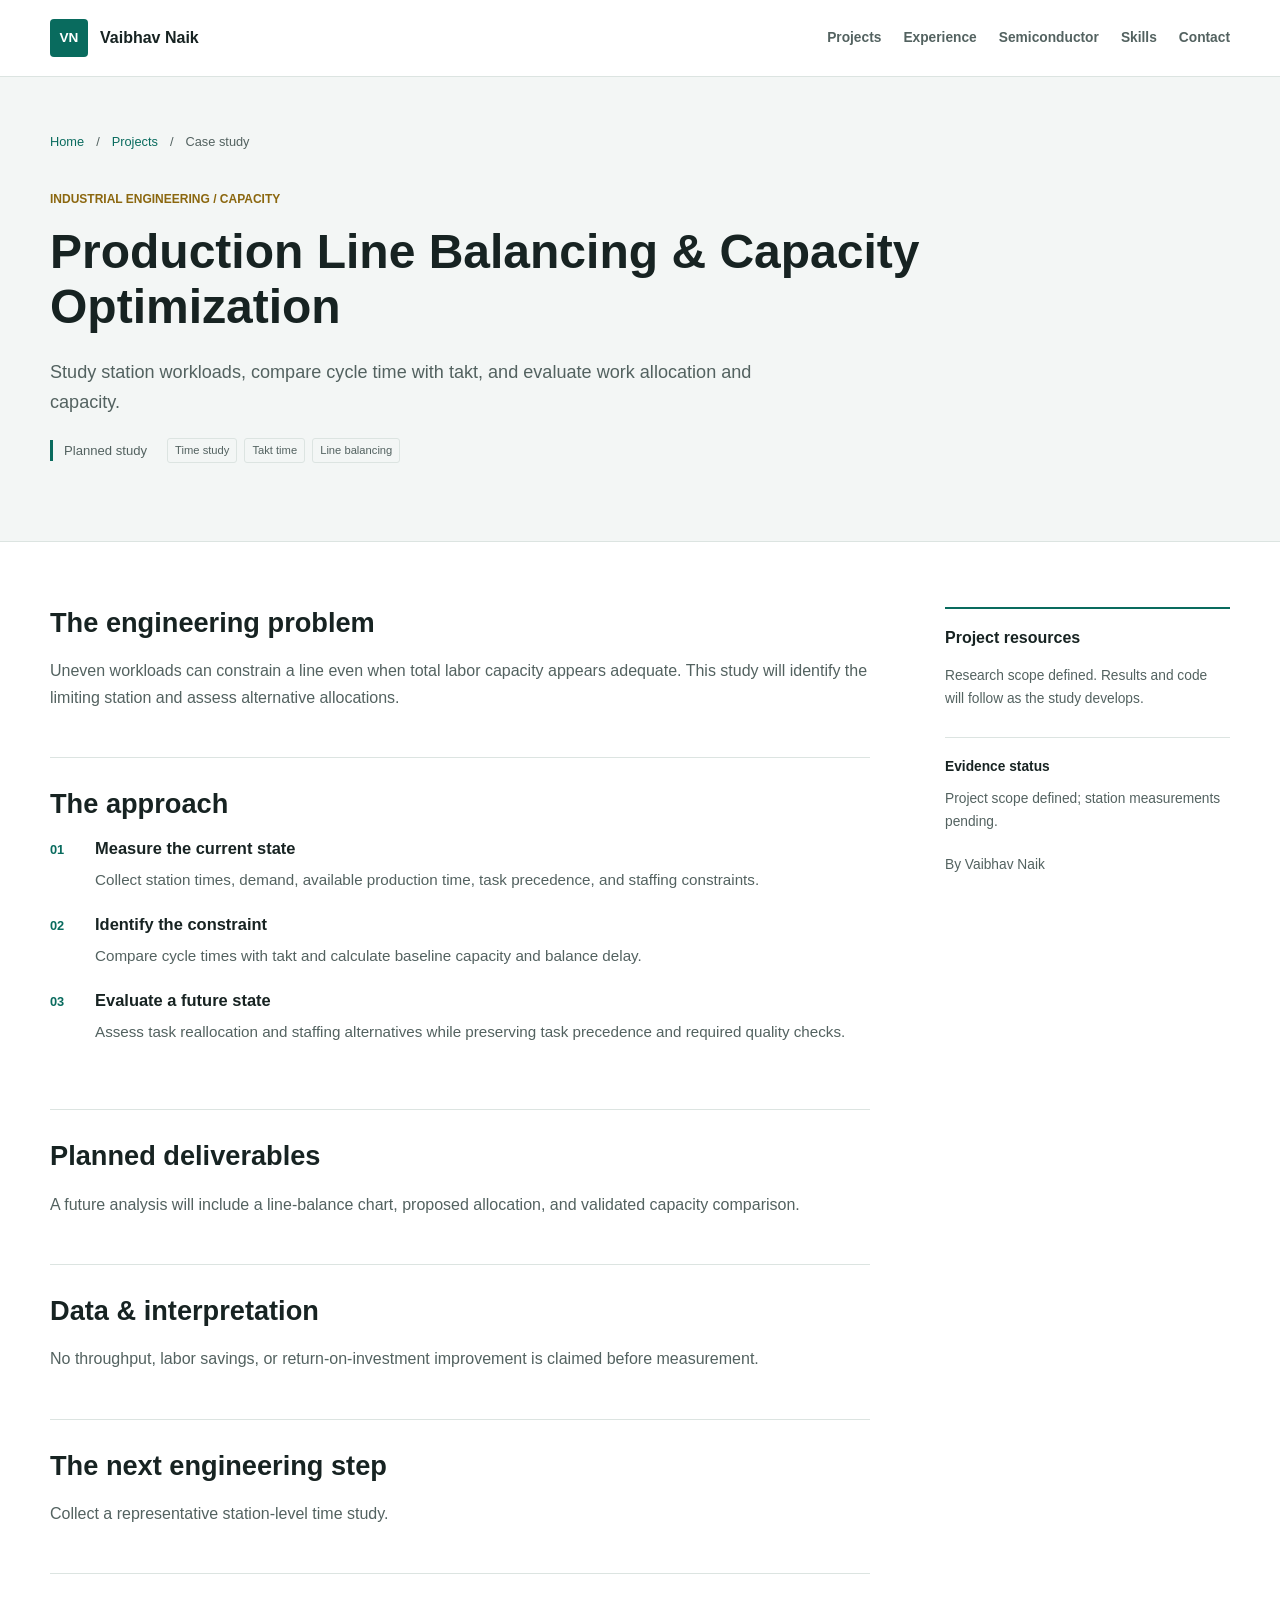
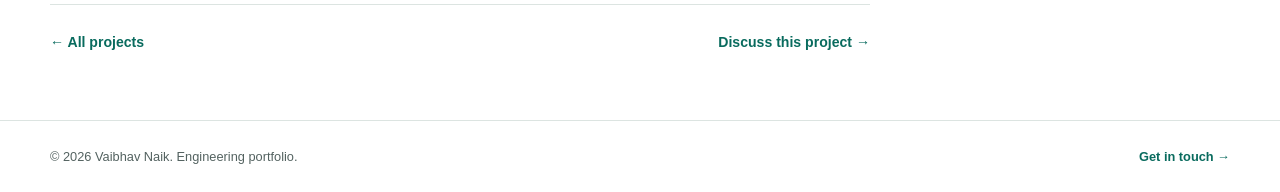
<file: projects/line-balancing-capacity.html>
<!doctype html><html lang="en"><head>
<meta charset="utf-8"><meta name="viewport" content="width=device-width, initial-scale=1">
<meta name="description" content="Study station workloads, compare cycle time with takt, and evaluate work allocation and capacity.">
<meta name="theme-color" content="#096b5e"><meta property="og:type" content="website">
<meta property="og:title" content="Production Line Balancing &amp; Capacity Optimization | Vaibhav Naik">
<meta property="og:description" content="Study station workloads, compare cycle time with takt, and evaluate work allocation and capacity.">
<meta property="og:url" content="https://vaibhav-7400.github.io/projects/line-balancing-capacity.html">
<meta property="og:image" content="https://vaibhav-7400.github.io/assets/process-dashboard.png">
<meta property="og:image:alt" content="Illustrative wafer process-analysis visualization">
<meta name="twitter:card" content="summary_large_image">
<link rel="canonical" href="https://vaibhav-7400.github.io/projects/line-balancing-capacity.html">
<link rel="icon" type="image/png" href="../assets/process-dashboard.png">
<link rel="stylesheet" href="../styles.css">
<title>Production Line Balancing &amp; Capacity Optimization | Vaibhav Naik</title>
<script type="application/ld+json">{"@context":"https://schema.org","@type":"WebPage","name":"Production Line Balancing & Capacity Optimization | Vaibhav Naik","url":"https://vaibhav-7400.github.io/projects/line-balancing-capacity.html","description":"Study station workloads, compare cycle time with takt, and evaluate work allocation and capacity."}</script>

<script src="../script.js" defer></script>
</head><body>
<a class="skip-link" href="#main">Skip to content</a>
<header class="site-header"><nav class="nav container" aria-label="Primary navigation">
<a class="brand" href="../index.html" aria-label="Vaibhav Naik home"><span class="brand-mark" aria-hidden="true">VN</span><span>Vaibhav Naik</span></a>
<button class="nav-toggle" type="button" aria-label="Open navigation" aria-controls="site-menu" aria-expanded="false" data-nav-toggle><span></span><span></span><span></span></button>
<div class="nav-links" id="site-menu" data-nav-menu>
<a href="../index.html#projects">Projects</a>
<a href="../index.html#experience">Experience</a>
<a href="../index.html#lab">Semiconductor</a>
<a href="../index.html#skills">Skills</a>
<a href="../index.html#contact">Contact</a>

</div></nav></header>
<main id="main">
<section class="case-hero accent-gold" aria-labelledby="case-title"><div class="container">
<nav class="breadcrumb" aria-label="Breadcrumb"><a href="../index.html">Home</a><span aria-hidden="true">/</span><a href="../index.html#projects">Projects</a><span aria-hidden="true">/</span><span>Case study</span></nav>
<p class="eyebrow">Industrial engineering / Capacity</p><h1 id="case-title">Production Line Balancing &amp; Capacity Optimization</h1><p class="case-lede">Study station workloads, compare cycle time with takt, and evaluate work allocation and capacity.</p>
<div class="case-meta"><span class="case-status">Planned study</span><div class="tags"><span class="tag">Time study</span><span class="tag">Takt time</span><span class="tag">Line balancing</span></div></div></div></section>
<div class="container case-grid"><article class="case-content" aria-label="Project case study">

<section aria-labelledby="problem-title"><h2 id="problem-title">The engineering problem</h2><p>Uneven workloads can constrain a line even when total labor capacity appears adequate. This study will identify the limiting station and assess alternative allocations.</p></section>
<section aria-labelledby="approach-title"><h2 id="approach-title">The approach</h2><ol class="method-list"><li><h3>Measure the current state</h3><p>Collect station times, demand, available production time, task precedence, and staffing constraints.</p></li><li><h3>Identify the constraint</h3><p>Compare cycle times with takt and calculate baseline capacity and balance delay.</p></li><li><h3>Evaluate a future state</h3><p>Assess task reallocation and staffing alternatives while preserving task precedence and required quality checks.</p></li></ol></section>
<section aria-labelledby="outcome-title"><h2 id="outcome-title">Planned deliverables</h2><p>A future analysis will include a line-balance chart, proposed allocation, and validated capacity comparison.</p></section>
<section aria-labelledby="context-title"><h2 id="context-title">Data &amp; interpretation</h2><p>No throughput, labor savings, or return-on-investment improvement is claimed before measurement.</p></section>
<section aria-labelledby="next-title"><h2 id="next-title">The next engineering step</h2><p>Collect a representative station-level time study.</p></section>
<div class="next-project"><a class="text-link" href="../index.html#projects">&larr; All projects</a><a class="text-link" href="mailto:vaibhavnaik7400@gmail.com?subject=Discuss%3A%20Production%20Line%20Balancing%20%26%20Capacity%20Optimization">Discuss this project &rarr;</a></div></article>
<aside class="case-aside" aria-labelledby="project-links-title"><h2 id="project-links-title">Project resources</h2>


<p>Research scope defined. Results and code will follow as the study develops.</p>
<p class="evidence"><strong>Evidence status</strong>Project scope defined; station measurements pending.</p><p>By Vaibhav Naik</p></aside></div></main>
<footer class="site-footer"><div class="container footer-grid"><p>&copy; <span data-year>2026</span> Vaibhav Naik. Engineering portfolio.</p><a class="text-link" href="../index.html#contact">Get in touch &rarr;</a></div></footer>
</body></html>
</file>
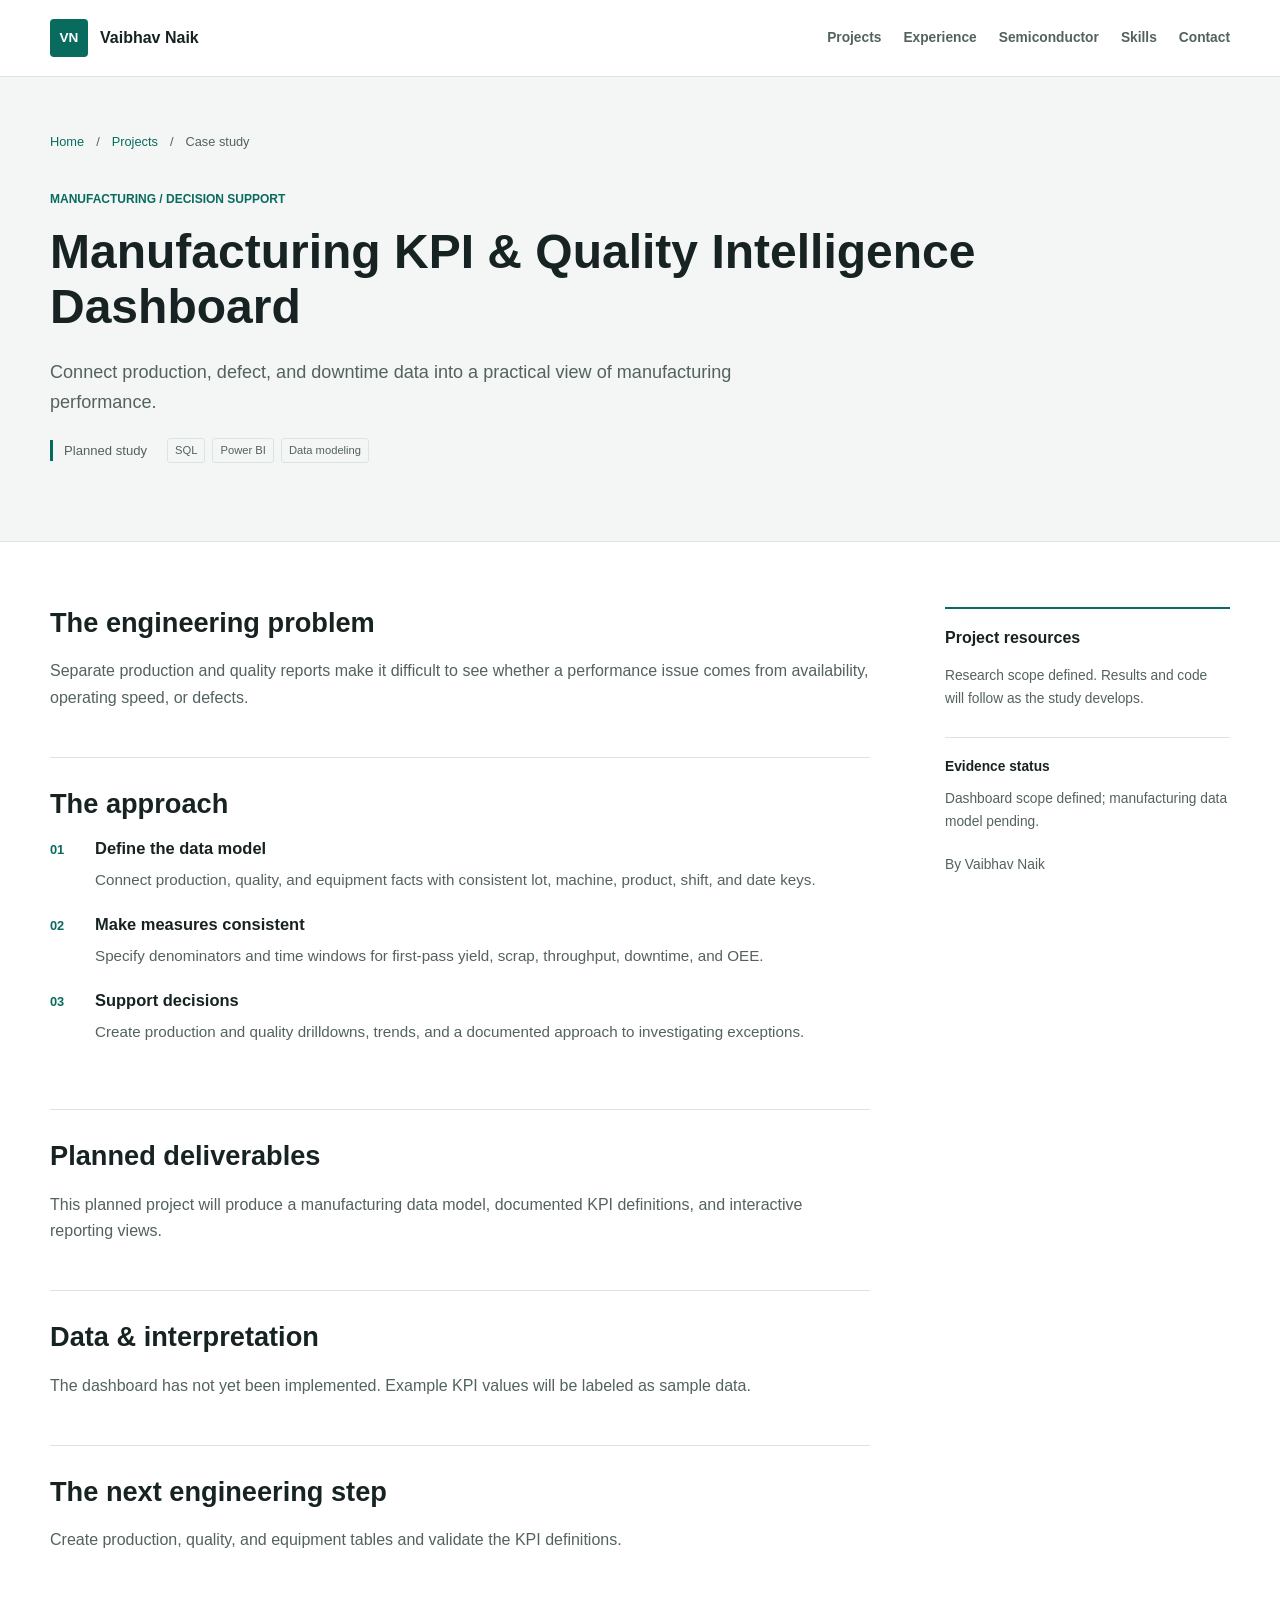
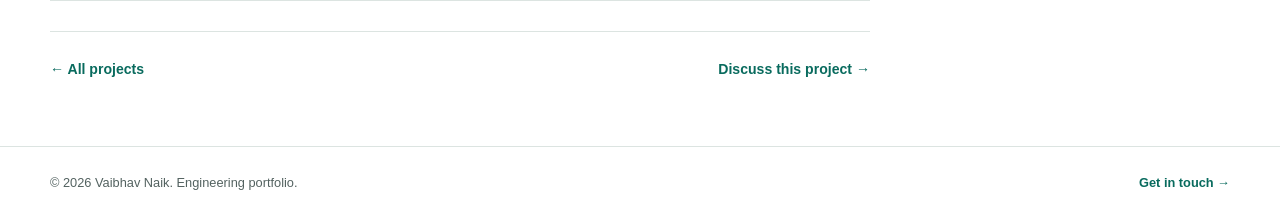
<file: projects/manufacturing-kpi-dashboard.html>
<!doctype html><html lang="en"><head>
<meta charset="utf-8"><meta name="viewport" content="width=device-width, initial-scale=1">
<meta name="description" content="Connect production, defect, and downtime data into a practical view of manufacturing performance.">
<meta name="theme-color" content="#096b5e"><meta property="og:type" content="website">
<meta property="og:title" content="Manufacturing KPI &amp; Quality Intelligence Dashboard | Vaibhav Naik">
<meta property="og:description" content="Connect production, defect, and downtime data into a practical view of manufacturing performance.">
<meta property="og:url" content="https://vaibhav-7400.github.io/projects/manufacturing-kpi-dashboard.html">
<meta property="og:image" content="https://vaibhav-7400.github.io/assets/process-dashboard.png">
<meta property="og:image:alt" content="Illustrative wafer process-analysis visualization">
<meta name="twitter:card" content="summary_large_image">
<link rel="canonical" href="https://vaibhav-7400.github.io/projects/manufacturing-kpi-dashboard.html">
<link rel="icon" type="image/png" href="../assets/process-dashboard.png">
<link rel="stylesheet" href="../styles.css">
<title>Manufacturing KPI &amp; Quality Intelligence Dashboard | Vaibhav Naik</title>
<script type="application/ld+json">{"@context":"https://schema.org","@type":"WebPage","name":"Manufacturing KPI & Quality Intelligence Dashboard | Vaibhav Naik","url":"https://vaibhav-7400.github.io/projects/manufacturing-kpi-dashboard.html","description":"Connect production, defect, and downtime data into a practical view of manufacturing performance."}</script>

<script src="../script.js" defer></script>
</head><body>
<a class="skip-link" href="#main">Skip to content</a>
<header class="site-header"><nav class="nav container" aria-label="Primary navigation">
<a class="brand" href="../index.html" aria-label="Vaibhav Naik home"><span class="brand-mark" aria-hidden="true">VN</span><span>Vaibhav Naik</span></a>
<button class="nav-toggle" type="button" aria-label="Open navigation" aria-controls="site-menu" aria-expanded="false" data-nav-toggle><span></span><span></span><span></span></button>
<div class="nav-links" id="site-menu" data-nav-menu>
<a href="../index.html#projects">Projects</a>
<a href="../index.html#experience">Experience</a>
<a href="../index.html#lab">Semiconductor</a>
<a href="../index.html#skills">Skills</a>
<a href="../index.html#contact">Contact</a>

</div></nav></header>
<main id="main">
<section class="case-hero accent-teal" aria-labelledby="case-title"><div class="container">
<nav class="breadcrumb" aria-label="Breadcrumb"><a href="../index.html">Home</a><span aria-hidden="true">/</span><a href="../index.html#projects">Projects</a><span aria-hidden="true">/</span><span>Case study</span></nav>
<p class="eyebrow">Manufacturing / Decision support</p><h1 id="case-title">Manufacturing KPI &amp; Quality Intelligence Dashboard</h1><p class="case-lede">Connect production, defect, and downtime data into a practical view of manufacturing performance.</p>
<div class="case-meta"><span class="case-status">Planned study</span><div class="tags"><span class="tag">SQL</span><span class="tag">Power BI</span><span class="tag">Data modeling</span></div></div></div></section>
<div class="container case-grid"><article class="case-content" aria-label="Project case study">

<section aria-labelledby="problem-title"><h2 id="problem-title">The engineering problem</h2><p>Separate production and quality reports make it difficult to see whether a performance issue comes from availability, operating speed, or defects.</p></section>
<section aria-labelledby="approach-title"><h2 id="approach-title">The approach</h2><ol class="method-list"><li><h3>Define the data model</h3><p>Connect production, quality, and equipment facts with consistent lot, machine, product, shift, and date keys.</p></li><li><h3>Make measures consistent</h3><p>Specify denominators and time windows for first-pass yield, scrap, throughput, downtime, and OEE.</p></li><li><h3>Support decisions</h3><p>Create production and quality drilldowns, trends, and a documented approach to investigating exceptions.</p></li></ol></section>
<section aria-labelledby="outcome-title"><h2 id="outcome-title">Planned deliverables</h2><p>This planned project will produce a manufacturing data model, documented KPI definitions, and interactive reporting views.</p></section>
<section aria-labelledby="context-title"><h2 id="context-title">Data &amp; interpretation</h2><p>The dashboard has not yet been implemented. Example KPI values will be labeled as sample data.</p></section>
<section aria-labelledby="next-title"><h2 id="next-title">The next engineering step</h2><p>Create production, quality, and equipment tables and validate the KPI definitions.</p></section>
<div class="next-project"><a class="text-link" href="../index.html#projects">&larr; All projects</a><a class="text-link" href="mailto:vaibhavnaik7400@gmail.com?subject=Discuss%3A%20Manufacturing%20KPI%20%26%20Quality%20Intelligence%20Dashboard">Discuss this project &rarr;</a></div></article>
<aside class="case-aside" aria-labelledby="project-links-title"><h2 id="project-links-title">Project resources</h2>


<p>Research scope defined. Results and code will follow as the study develops.</p>
<p class="evidence"><strong>Evidence status</strong>Dashboard scope defined; manufacturing data model pending.</p><p>By Vaibhav Naik</p></aside></div></main>
<footer class="site-footer"><div class="container footer-grid"><p>&copy; <span data-year>2026</span> Vaibhav Naik. Engineering portfolio.</p><a class="text-link" href="../index.html#contact">Get in touch &rarr;</a></div></footer>
</body></html>
</file>
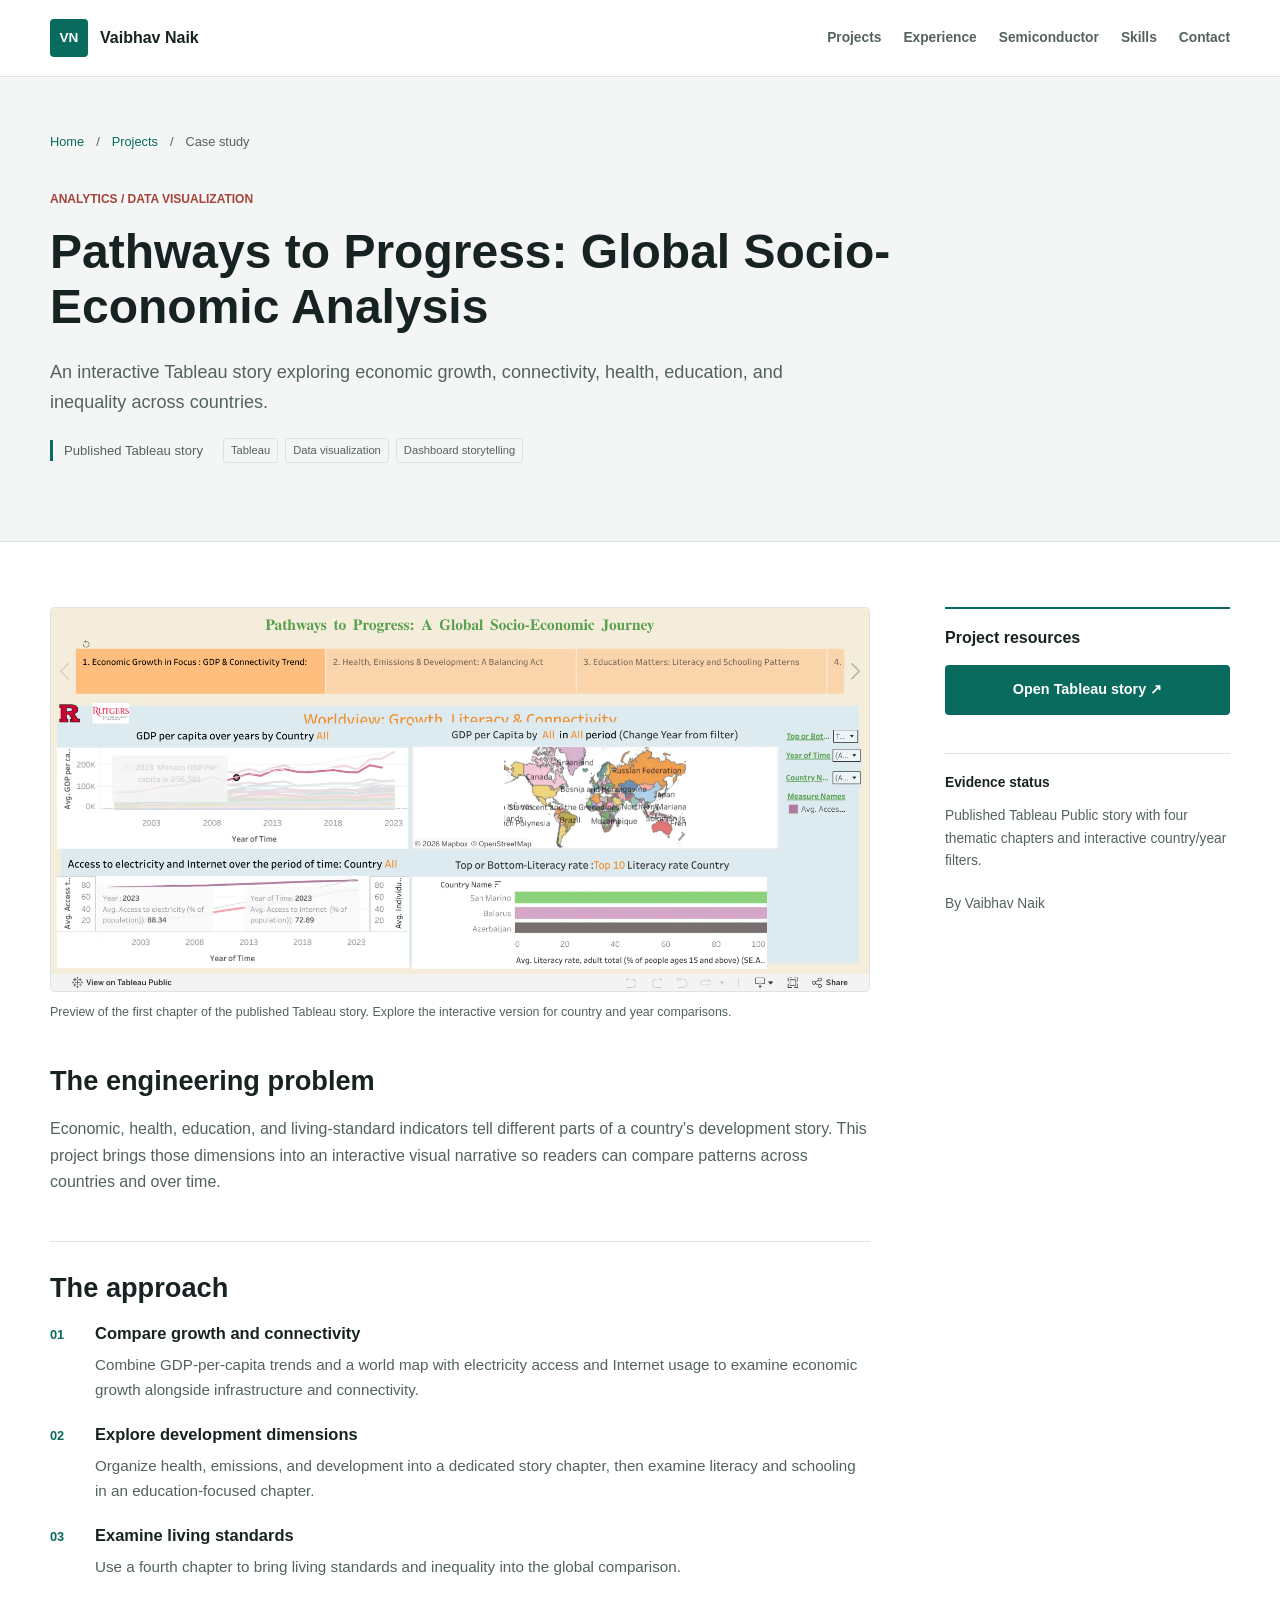
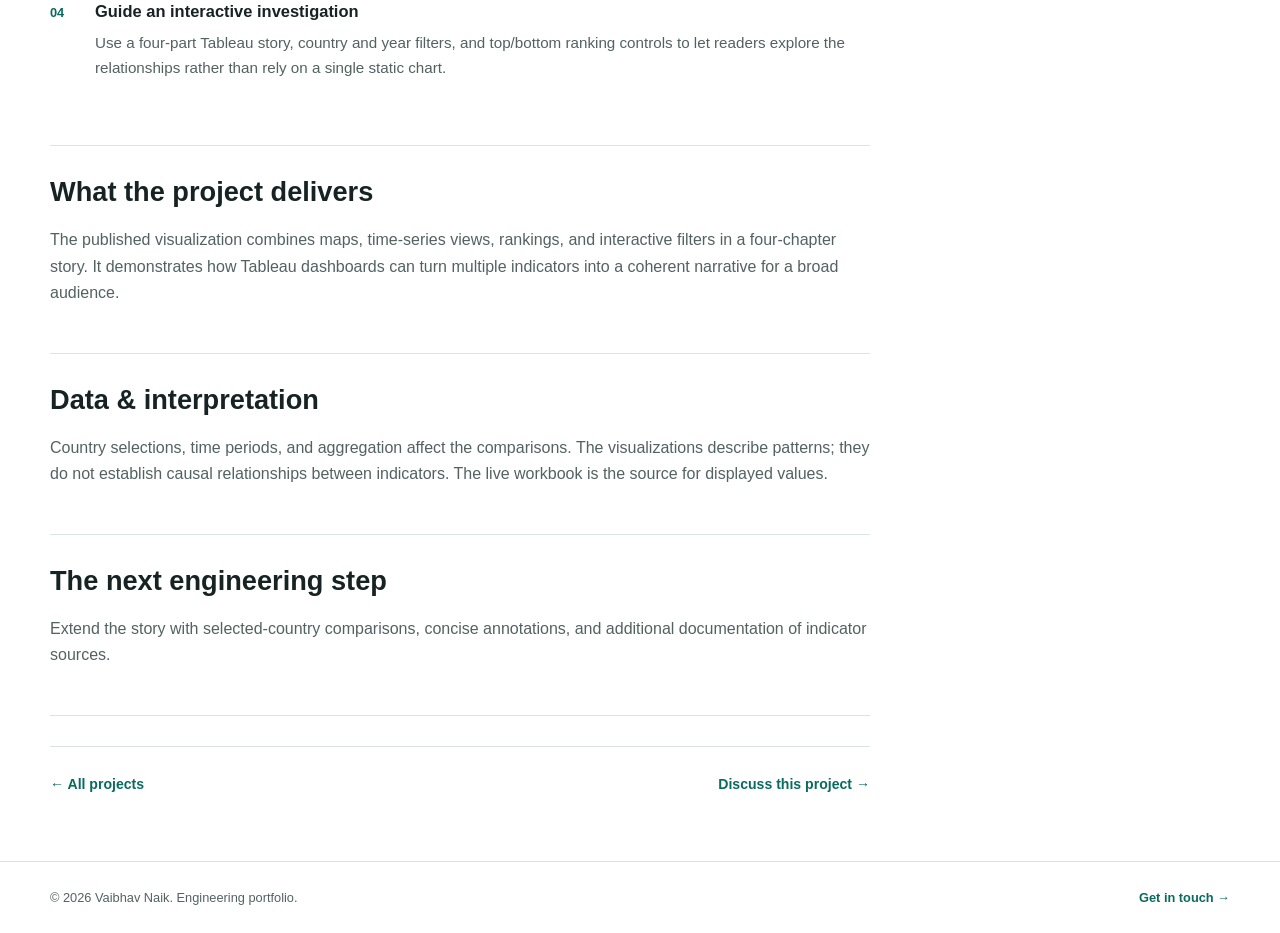
<file: projects/pathways-to-progress.html>
<!doctype html><html lang="en"><head>
<meta charset="utf-8"><meta name="viewport" content="width=device-width, initial-scale=1">
<meta name="description" content="An interactive Tableau story exploring economic growth, connectivity, health, education, and inequality across countries.">
<meta name="theme-color" content="#096b5e"><meta property="og:type" content="website">
<meta property="og:title" content="Pathways to Progress: Global Socio-Economic Analysis | Vaibhav Naik">
<meta property="og:description" content="An interactive Tableau story exploring economic growth, connectivity, health, education, and inequality across countries.">
<meta property="og:url" content="https://vaibhav-7400.github.io/projects/pathways-to-progress.html">
<meta property="og:image" content="https://vaibhav-7400.github.io/assets/process-dashboard.png">
<meta property="og:image:alt" content="Illustrative wafer process-analysis visualization">
<meta name="twitter:card" content="summary_large_image">
<link rel="canonical" href="https://vaibhav-7400.github.io/projects/pathways-to-progress.html">
<link rel="icon" type="image/png" href="../assets/process-dashboard.png">
<link rel="stylesheet" href="../styles.css">
<title>Pathways to Progress: Global Socio-Economic Analysis | Vaibhav Naik</title>
<script type="application/ld+json">{"@context":"https://schema.org","@type":"WebPage","name":"Pathways to Progress: Global Socio-Economic Analysis | Vaibhav Naik","url":"https://vaibhav-7400.github.io/projects/pathways-to-progress.html","description":"An interactive Tableau story exploring economic growth, connectivity, health, education, and inequality across countries."}</script>

<script src="../script.js" defer></script>
</head><body>
<a class="skip-link" href="#main">Skip to content</a>
<header class="site-header"><nav class="nav container" aria-label="Primary navigation">
<a class="brand" href="../index.html" aria-label="Vaibhav Naik home"><span class="brand-mark" aria-hidden="true">VN</span><span>Vaibhav Naik</span></a>
<button class="nav-toggle" type="button" aria-label="Open navigation" aria-controls="site-menu" aria-expanded="false" data-nav-toggle><span></span><span></span><span></span></button>
<div class="nav-links" id="site-menu" data-nav-menu>
<a href="../index.html#projects">Projects</a>
<a href="../index.html#experience">Experience</a>
<a href="../index.html#lab">Semiconductor</a>
<a href="../index.html#skills">Skills</a>
<a href="../index.html#contact">Contact</a>

</div></nav></header>
<main id="main">
<section class="case-hero accent-rust" aria-labelledby="case-title"><div class="container">
<nav class="breadcrumb" aria-label="Breadcrumb"><a href="../index.html">Home</a><span aria-hidden="true">/</span><a href="../index.html#projects">Projects</a><span aria-hidden="true">/</span><span>Case study</span></nav>
<p class="eyebrow">Analytics / Data visualization</p><h1 id="case-title">Pathways to Progress: Global Socio-Economic Analysis</h1><p class="case-lede">An interactive Tableau story exploring economic growth, connectivity, health, education, and inequality across countries.</p>
<div class="case-meta"><span class="case-status">Published Tableau story</span><div class="tags"><span class="tag">Tableau</span><span class="tag">Data visualization</span><span class="tag">Dashboard storytelling</span></div></div></div></section>
<div class="container case-grid"><article class="case-content" aria-label="Project case study">
<figure><img src="../assets/pathways-to-progress.png" alt="Tableau story showing GDP trends, a world map, electricity and Internet access, and literacy rankings" decoding="async"><figcaption>Preview of the first chapter of the published Tableau story. Explore the interactive version for country and year comparisons.</figcaption></figure>
<section aria-labelledby="problem-title"><h2 id="problem-title">The engineering problem</h2><p>Economic, health, education, and living-standard indicators tell different parts of a country&#39;s development story. This project brings those dimensions into an interactive visual narrative so readers can compare patterns across countries and over time.</p></section>
<section aria-labelledby="approach-title"><h2 id="approach-title">The approach</h2><ol class="method-list"><li><h3>Compare growth and connectivity</h3><p>Combine GDP-per-capita trends and a world map with electricity access and Internet usage to examine economic growth alongside infrastructure and connectivity.</p></li><li><h3>Explore development dimensions</h3><p>Organize health, emissions, and development into a dedicated story chapter, then examine literacy and schooling in an education-focused chapter.</p></li><li><h3>Examine living standards</h3><p>Use a fourth chapter to bring living standards and inequality into the global comparison.</p></li><li><h3>Guide an interactive investigation</h3><p>Use a four-part Tableau story, country and year filters, and top/bottom ranking controls to let readers explore the relationships rather than rely on a single static chart.</p></li></ol></section>
<section aria-labelledby="outcome-title"><h2 id="outcome-title">What the project delivers</h2><p>The published visualization combines maps, time-series views, rankings, and interactive filters in a four-chapter story. It demonstrates how Tableau dashboards can turn multiple indicators into a coherent narrative for a broad audience.</p></section>
<section aria-labelledby="context-title"><h2 id="context-title">Data &amp; interpretation</h2><p>Country selections, time periods, and aggregation affect the comparisons. The visualizations describe patterns; they do not establish causal relationships between indicators. The live workbook is the source for displayed values.</p></section>
<section aria-labelledby="next-title"><h2 id="next-title">The next engineering step</h2><p>Extend the story with selected-country comparisons, concise annotations, and additional documentation of indicator sources.</p></section>
<div class="next-project"><a class="text-link" href="../index.html#projects">&larr; All projects</a><a class="text-link" href="mailto:vaibhavnaik7400@gmail.com?subject=Discuss%3A%20Pathways%20to%20Progress%3A%20Global%20Socio-Economic%20Analysis">Discuss this project &rarr;</a></div></article>
<aside class="case-aside" aria-labelledby="project-links-title"><h2 id="project-links-title">Project resources</h2>
<a class="button button-primary" href="https://public.tableau.com/app/profile/vaibhav.krishna.naik/viz/PathwaystoProgressGlobalSocio-EconomicAnalysisFinalProject/Story1" target="_blank" rel="noopener noreferrer">Open Tableau story &nearr;</a>


<p class="evidence"><strong>Evidence status</strong>Published Tableau Public story with four thematic chapters and interactive country/year filters.</p><p>By Vaibhav Naik</p></aside></div></main>
<footer class="site-footer"><div class="container footer-grid"><p>&copy; <span data-year>2026</span> Vaibhav Naik. Engineering portfolio.</p><a class="text-link" href="../index.html#contact">Get in touch &rarr;</a></div></footer>
</body></html>
</file>
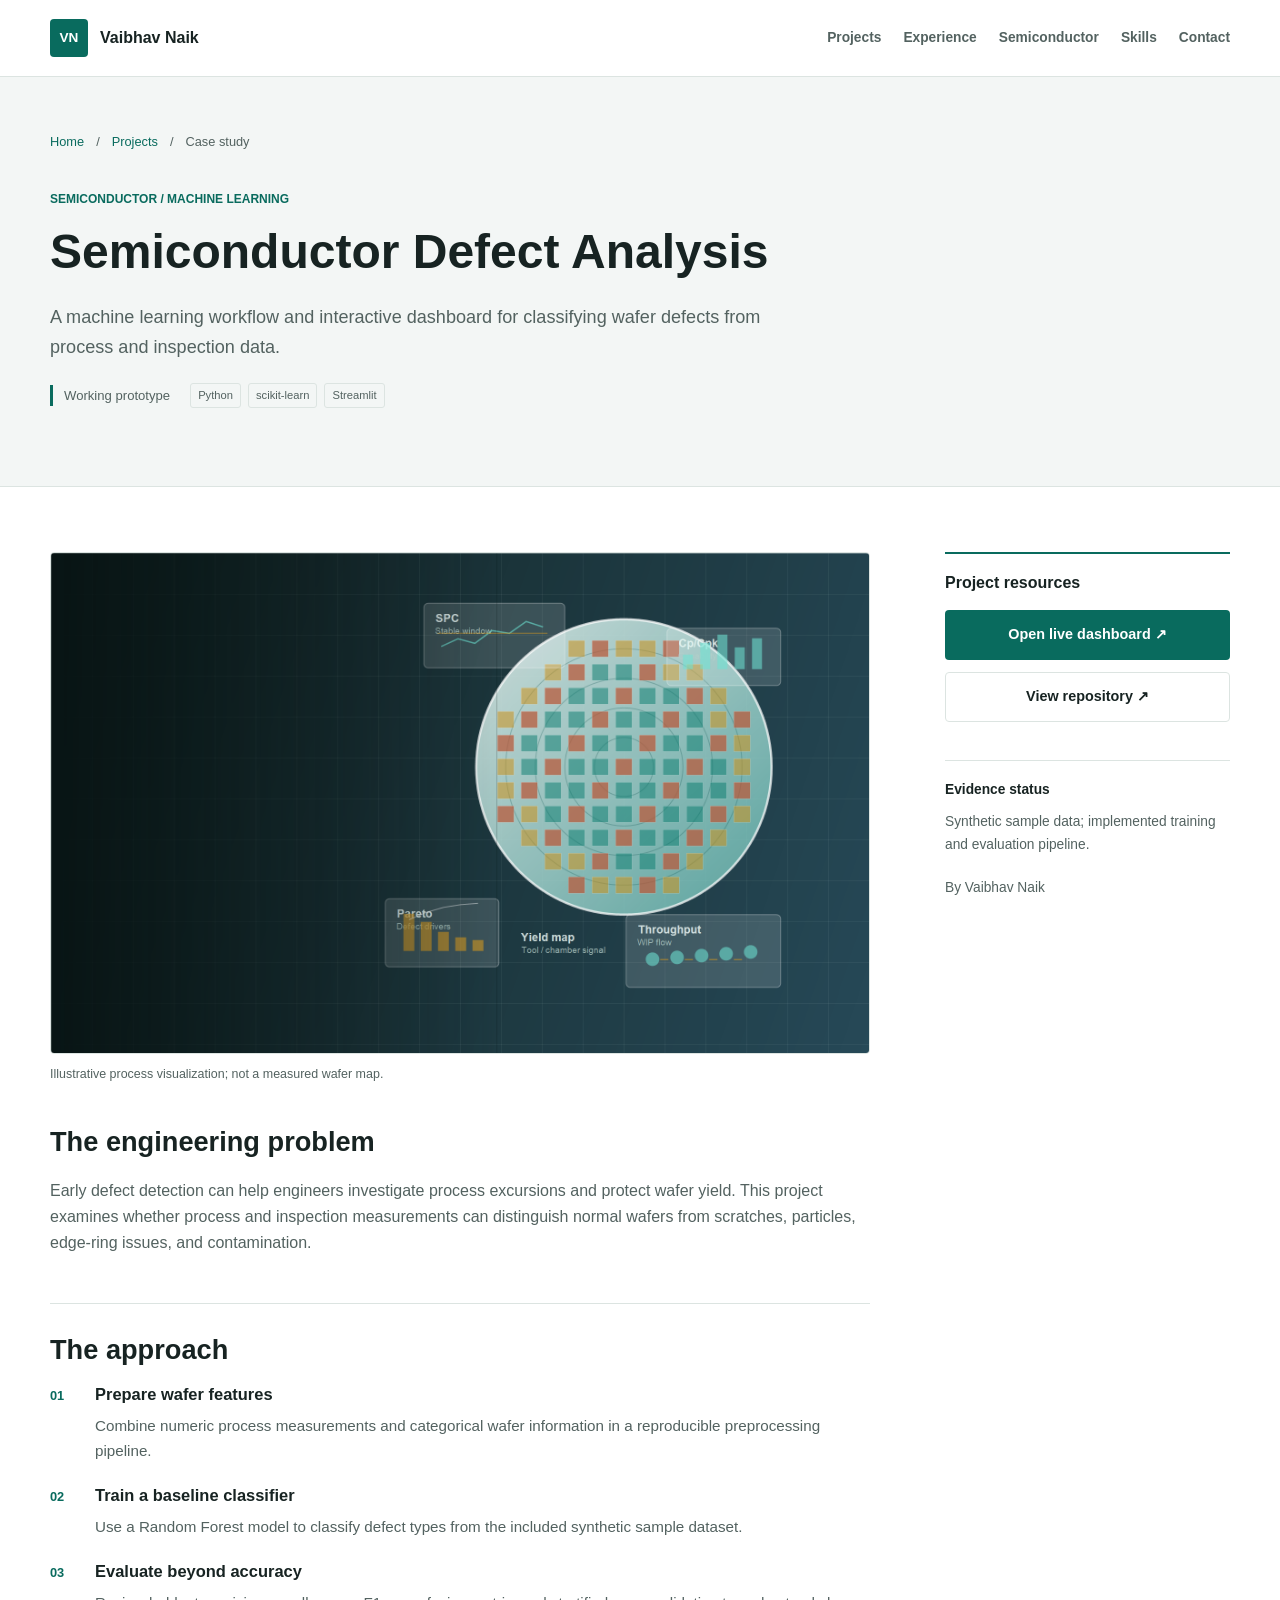
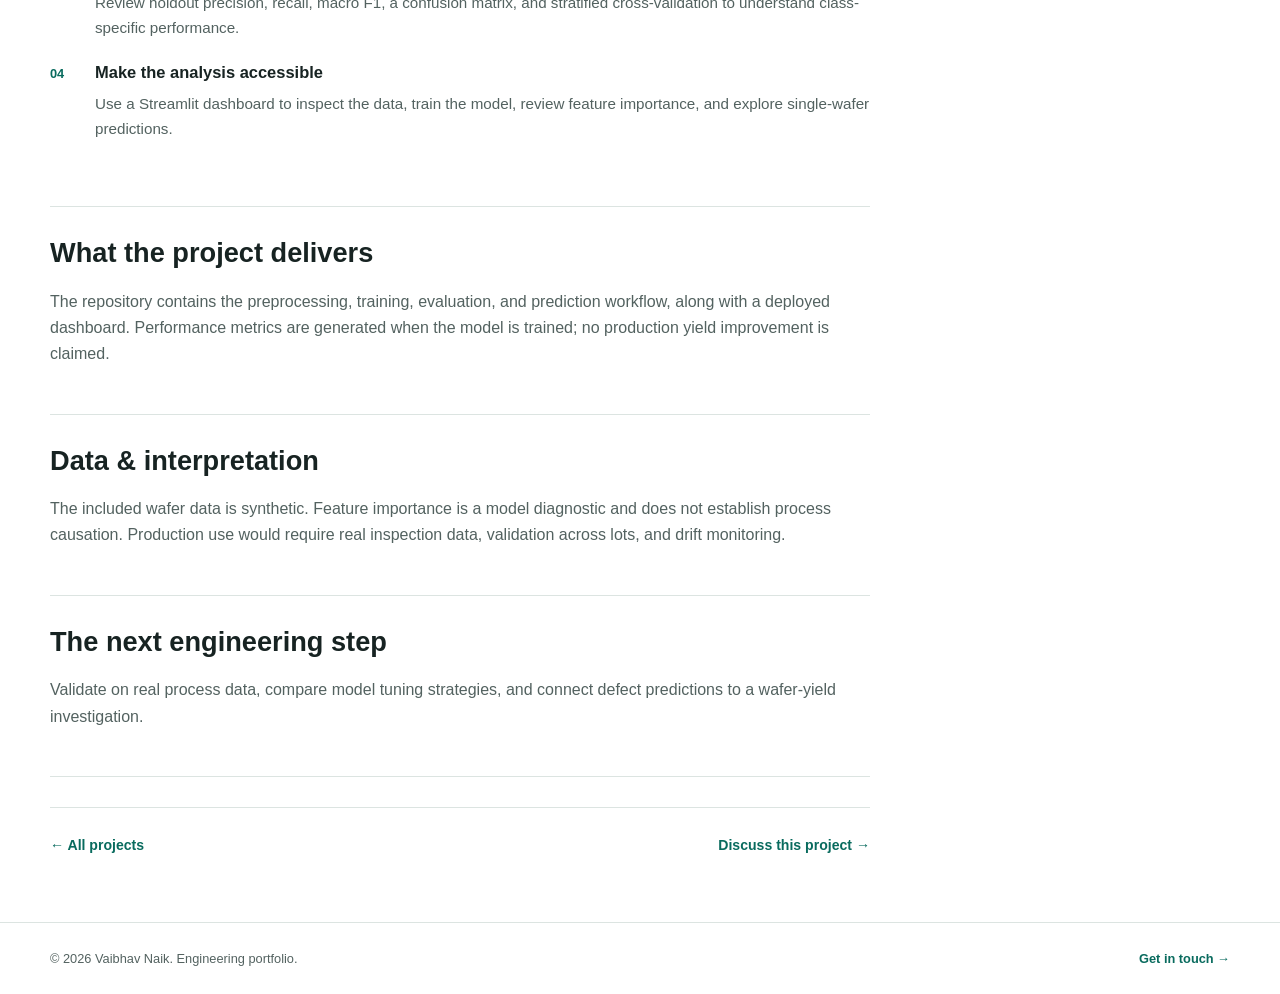
<file: projects/semiconductor-defect-analysis.html>
<!doctype html><html lang="en"><head>
<meta charset="utf-8"><meta name="viewport" content="width=device-width, initial-scale=1">
<meta name="description" content="A machine learning workflow and interactive dashboard for classifying wafer defects from process and inspection data.">
<meta name="theme-color" content="#096b5e"><meta property="og:type" content="website">
<meta property="og:title" content="Semiconductor Defect Analysis | Vaibhav Naik">
<meta property="og:description" content="A machine learning workflow and interactive dashboard for classifying wafer defects from process and inspection data.">
<meta property="og:url" content="https://vaibhav-7400.github.io/projects/semiconductor-defect-analysis.html">
<meta property="og:image" content="https://vaibhav-7400.github.io/assets/process-dashboard.png">
<meta property="og:image:alt" content="Illustrative wafer process-analysis visualization">
<meta name="twitter:card" content="summary_large_image">
<link rel="canonical" href="https://vaibhav-7400.github.io/projects/semiconductor-defect-analysis.html">
<link rel="icon" type="image/png" href="../assets/process-dashboard.png">
<link rel="stylesheet" href="../styles.css">
<title>Semiconductor Defect Analysis | Vaibhav Naik</title>
<script type="application/ld+json">{"@context":"https://schema.org","@type":"WebPage","name":"Semiconductor Defect Analysis | Vaibhav Naik","url":"https://vaibhav-7400.github.io/projects/semiconductor-defect-analysis.html","description":"A machine learning workflow and interactive dashboard for classifying wafer defects from process and inspection data."}</script>

<script src="../script.js" defer></script>
</head><body>
<a class="skip-link" href="#main">Skip to content</a>
<header class="site-header"><nav class="nav container" aria-label="Primary navigation">
<a class="brand" href="../index.html" aria-label="Vaibhav Naik home"><span class="brand-mark" aria-hidden="true">VN</span><span>Vaibhav Naik</span></a>
<button class="nav-toggle" type="button" aria-label="Open navigation" aria-controls="site-menu" aria-expanded="false" data-nav-toggle><span></span><span></span><span></span></button>
<div class="nav-links" id="site-menu" data-nav-menu>
<a href="../index.html#projects">Projects</a>
<a href="../index.html#experience">Experience</a>
<a href="../index.html#lab">Semiconductor</a>
<a href="../index.html#skills">Skills</a>
<a href="../index.html#contact">Contact</a>

</div></nav></header>
<main id="main">
<section class="case-hero accent-teal" aria-labelledby="case-title"><div class="container">
<nav class="breadcrumb" aria-label="Breadcrumb"><a href="../index.html">Home</a><span aria-hidden="true">/</span><a href="../index.html#projects">Projects</a><span aria-hidden="true">/</span><span>Case study</span></nav>
<p class="eyebrow">Semiconductor / Machine learning</p><h1 id="case-title">Semiconductor Defect Analysis</h1><p class="case-lede">A machine learning workflow and interactive dashboard for classifying wafer defects from process and inspection data.</p>
<div class="case-meta"><span class="case-status">Working prototype</span><div class="tags"><span class="tag">Python</span><span class="tag">scikit-learn</span><span class="tag">Streamlit</span></div></div></div></section>
<div class="container case-grid"><article class="case-content" aria-label="Project case study">
<figure><img src="../assets/process-dashboard.png" alt="Illustrative wafer map and process-analysis concepts" decoding="async"><figcaption>Illustrative process visualization; not a measured wafer map.</figcaption></figure>
<section aria-labelledby="problem-title"><h2 id="problem-title">The engineering problem</h2><p>Early defect detection can help engineers investigate process excursions and protect wafer yield. This project examines whether process and inspection measurements can distinguish normal wafers from scratches, particles, edge-ring issues, and contamination.</p></section>
<section aria-labelledby="approach-title"><h2 id="approach-title">The approach</h2><ol class="method-list"><li><h3>Prepare wafer features</h3><p>Combine numeric process measurements and categorical wafer information in a reproducible preprocessing pipeline.</p></li><li><h3>Train a baseline classifier</h3><p>Use a Random Forest model to classify defect types from the included synthetic sample dataset.</p></li><li><h3>Evaluate beyond accuracy</h3><p>Review holdout precision, recall, macro F1, a confusion matrix, and stratified cross-validation to understand class-specific performance.</p></li><li><h3>Make the analysis accessible</h3><p>Use a Streamlit dashboard to inspect the data, train the model, review feature importance, and explore single-wafer predictions.</p></li></ol></section>
<section aria-labelledby="outcome-title"><h2 id="outcome-title">What the project delivers</h2><p>The repository contains the preprocessing, training, evaluation, and prediction workflow, along with a deployed dashboard. Performance metrics are generated when the model is trained; no production yield improvement is claimed.</p></section>
<section aria-labelledby="context-title"><h2 id="context-title">Data &amp; interpretation</h2><p>The included wafer data is synthetic. Feature importance is a model diagnostic and does not establish process causation. Production use would require real inspection data, validation across lots, and drift monitoring.</p></section>
<section aria-labelledby="next-title"><h2 id="next-title">The next engineering step</h2><p>Validate on real process data, compare model tuning strategies, and connect defect predictions to a wafer-yield investigation.</p></section>
<div class="next-project"><a class="text-link" href="../index.html#projects">&larr; All projects</a><a class="text-link" href="mailto:vaibhavnaik7400@gmail.com?subject=Discuss%3A%20Semiconductor%20Defect%20Analysis">Discuss this project &rarr;</a></div></article>
<aside class="case-aside" aria-labelledby="project-links-title"><h2 id="project-links-title">Project resources</h2>
<a class="button button-primary" href="https://semiconductor-defect-analysis-m9ojmtnsjbyietv9sae4z8.streamlit.app/" target="_blank" rel="noopener noreferrer">Open live dashboard &nearr;</a>
<a class="button button-outline" href="https://github.com/Vaibhav-7400/semiconductor-defect-analysis" target="_blank" rel="noopener noreferrer">View repository &nearr;</a>

<p class="evidence"><strong>Evidence status</strong>Synthetic sample data; implemented training and evaluation pipeline.</p><p>By Vaibhav Naik</p></aside></div></main>
<footer class="site-footer"><div class="container footer-grid"><p>&copy; <span data-year>2026</span> Vaibhav Naik. Engineering portfolio.</p><a class="text-link" href="../index.html#contact">Get in touch &rarr;</a></div></footer>
</body></html>
</file>
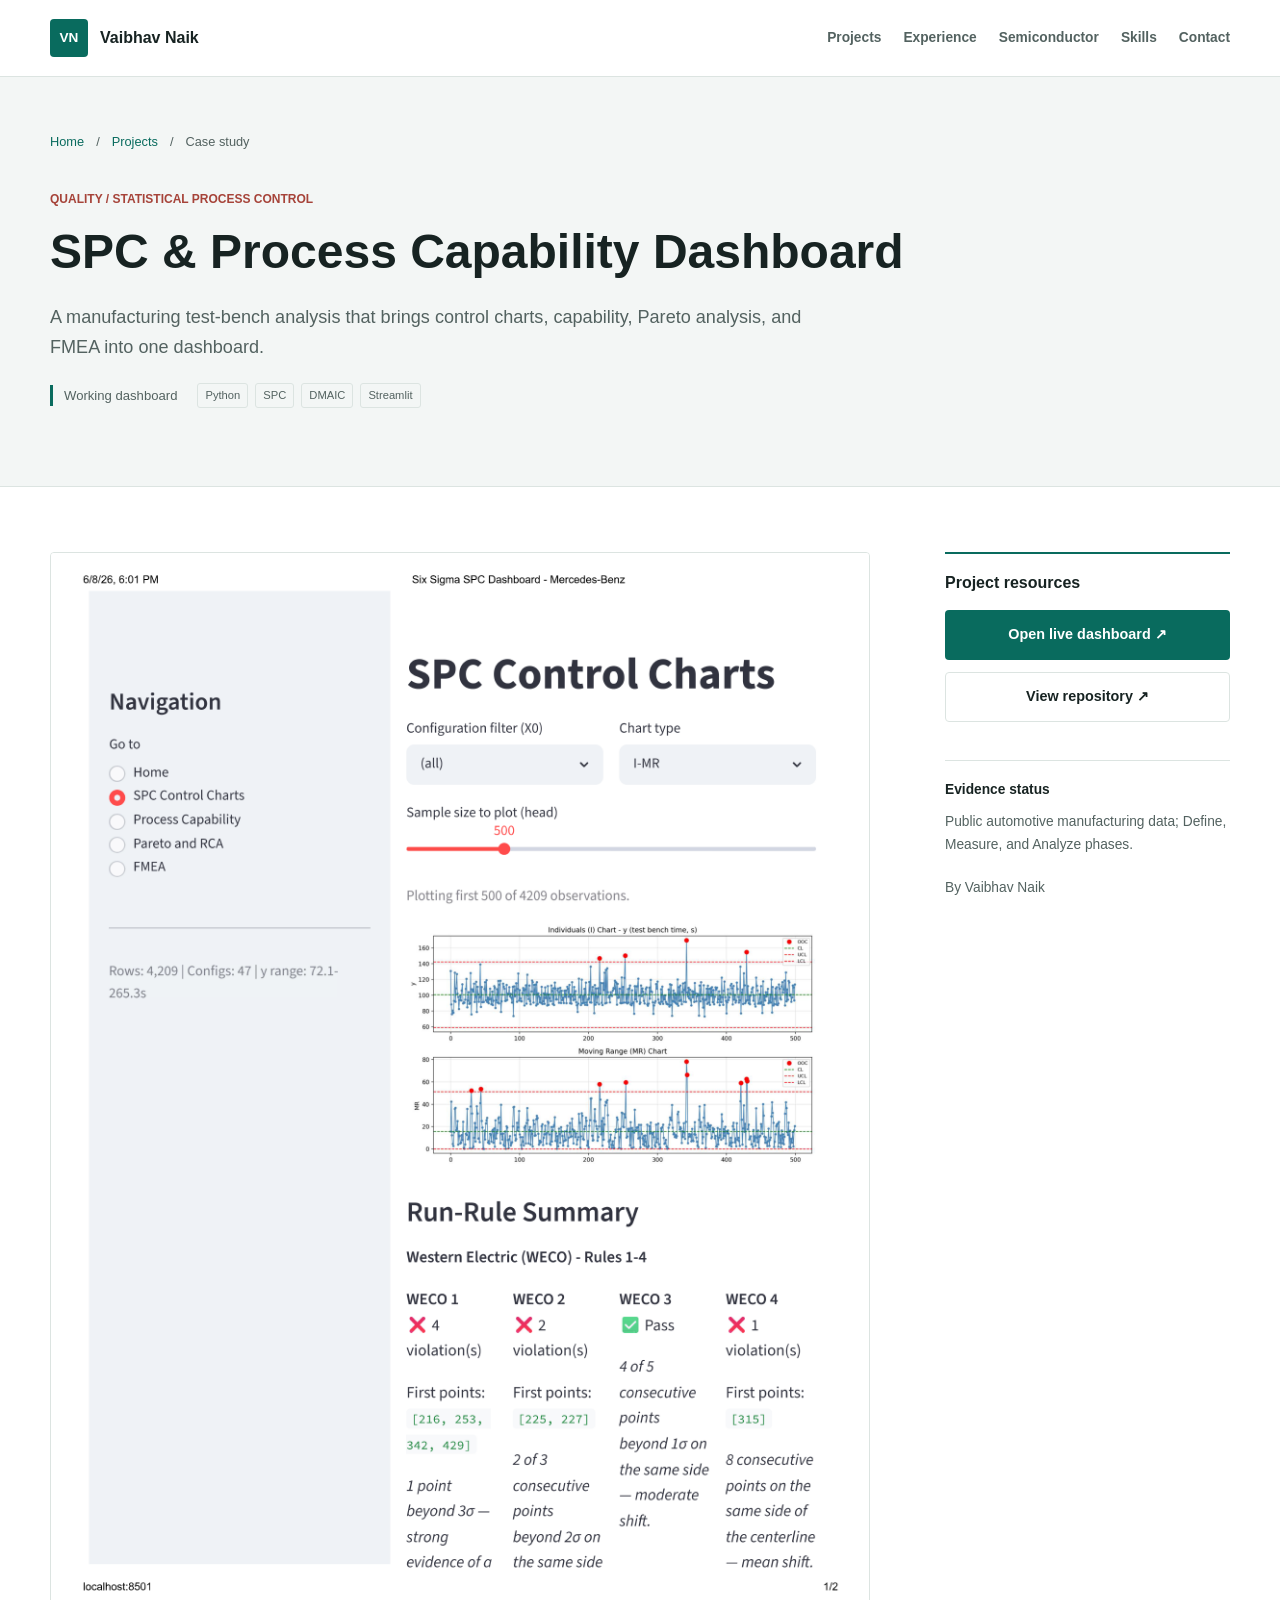
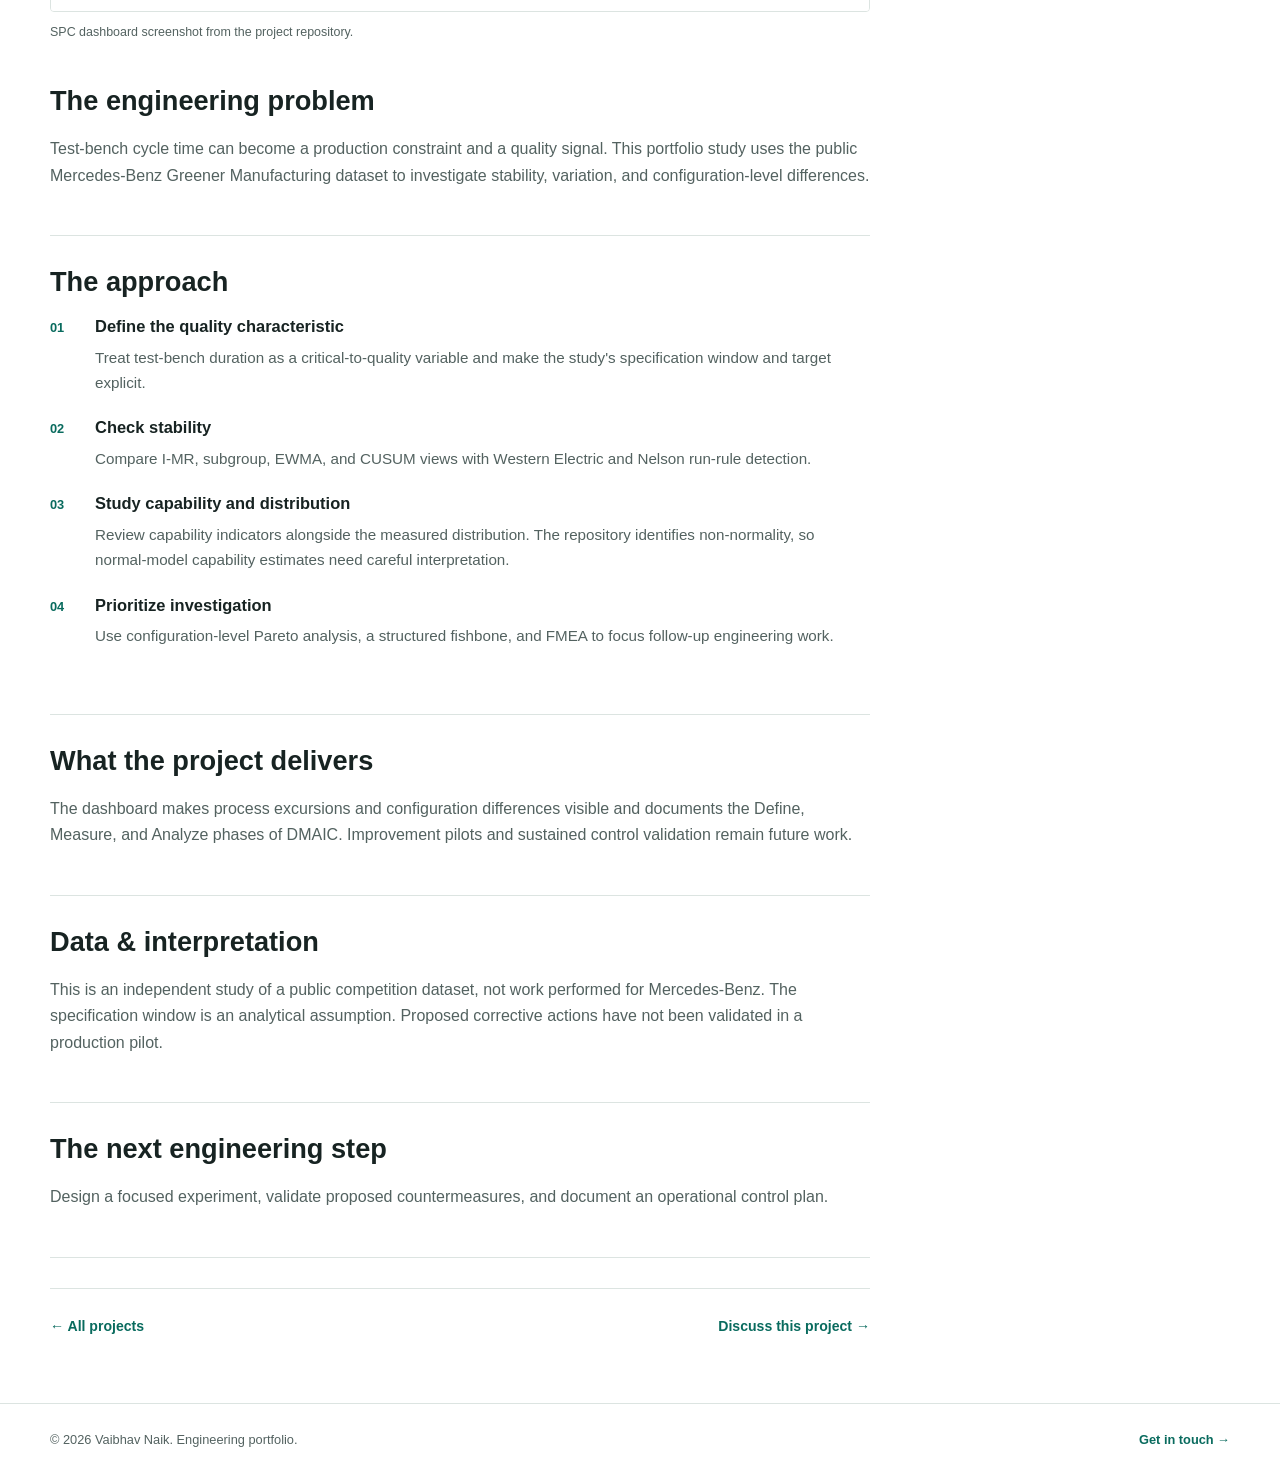
<file: projects/spc-process-capability.html>
<!doctype html><html lang="en"><head>
<meta charset="utf-8"><meta name="viewport" content="width=device-width, initial-scale=1">
<meta name="description" content="A manufacturing test-bench analysis that brings control charts, capability, Pareto analysis, and FMEA into one dashboard.">
<meta name="theme-color" content="#096b5e"><meta property="og:type" content="website">
<meta property="og:title" content="SPC &amp; Process Capability Dashboard | Vaibhav Naik">
<meta property="og:description" content="A manufacturing test-bench analysis that brings control charts, capability, Pareto analysis, and FMEA into one dashboard.">
<meta property="og:url" content="https://vaibhav-7400.github.io/projects/spc-process-capability.html">
<meta property="og:image" content="https://vaibhav-7400.github.io/assets/process-dashboard.png">
<meta property="og:image:alt" content="Illustrative wafer process-analysis visualization">
<meta name="twitter:card" content="summary_large_image">
<link rel="canonical" href="https://vaibhav-7400.github.io/projects/spc-process-capability.html">
<link rel="icon" type="image/png" href="../assets/process-dashboard.png">
<link rel="stylesheet" href="../styles.css">
<title>SPC &amp; Process Capability Dashboard | Vaibhav Naik</title>
<script type="application/ld+json">{"@context":"https://schema.org","@type":"WebPage","name":"SPC & Process Capability Dashboard | Vaibhav Naik","url":"https://vaibhav-7400.github.io/projects/spc-process-capability.html","description":"A manufacturing test-bench analysis that brings control charts, capability, Pareto analysis, and FMEA into one dashboard."}</script>

<script src="../script.js" defer></script>
</head><body>
<a class="skip-link" href="#main">Skip to content</a>
<header class="site-header"><nav class="nav container" aria-label="Primary navigation">
<a class="brand" href="../index.html" aria-label="Vaibhav Naik home"><span class="brand-mark" aria-hidden="true">VN</span><span>Vaibhav Naik</span></a>
<button class="nav-toggle" type="button" aria-label="Open navigation" aria-controls="site-menu" aria-expanded="false" data-nav-toggle><span></span><span></span><span></span></button>
<div class="nav-links" id="site-menu" data-nav-menu>
<a href="../index.html#projects">Projects</a>
<a href="../index.html#experience">Experience</a>
<a href="../index.html#lab">Semiconductor</a>
<a href="../index.html#skills">Skills</a>
<a href="../index.html#contact">Contact</a>

</div></nav></header>
<main id="main">
<section class="case-hero accent-rust" aria-labelledby="case-title"><div class="container">
<nav class="breadcrumb" aria-label="Breadcrumb"><a href="../index.html">Home</a><span aria-hidden="true">/</span><a href="../index.html#projects">Projects</a><span aria-hidden="true">/</span><span>Case study</span></nav>
<p class="eyebrow">Quality / Statistical process control</p><h1 id="case-title">SPC &amp; Process Capability Dashboard</h1><p class="case-lede">A manufacturing test-bench analysis that brings control charts, capability, Pareto analysis, and FMEA into one dashboard.</p>
<div class="case-meta"><span class="case-status">Working dashboard</span><div class="tags"><span class="tag">Python</span><span class="tag">SPC</span><span class="tag">DMAIC</span><span class="tag">Streamlit</span></div></div></div></section>
<div class="container case-grid"><article class="case-content" aria-label="Project case study">
<figure><img src="../assets/spc-dashboard.png" alt="Actual project screenshot showing statistical process control charts" decoding="async"><figcaption>SPC dashboard screenshot from the project repository.</figcaption></figure>
<section aria-labelledby="problem-title"><h2 id="problem-title">The engineering problem</h2><p>Test-bench cycle time can become a production constraint and a quality signal. This portfolio study uses the public Mercedes-Benz Greener Manufacturing dataset to investigate stability, variation, and configuration-level differences.</p></section>
<section aria-labelledby="approach-title"><h2 id="approach-title">The approach</h2><ol class="method-list"><li><h3>Define the quality characteristic</h3><p>Treat test-bench duration as a critical-to-quality variable and make the study&#39;s specification window and target explicit.</p></li><li><h3>Check stability</h3><p>Compare I-MR, subgroup, EWMA, and CUSUM views with Western Electric and Nelson run-rule detection.</p></li><li><h3>Study capability and distribution</h3><p>Review capability indicators alongside the measured distribution. The repository identifies non-normality, so normal-model capability estimates need careful interpretation.</p></li><li><h3>Prioritize investigation</h3><p>Use configuration-level Pareto analysis, a structured fishbone, and FMEA to focus follow-up engineering work.</p></li></ol></section>
<section aria-labelledby="outcome-title"><h2 id="outcome-title">What the project delivers</h2><p>The dashboard makes process excursions and configuration differences visible and documents the Define, Measure, and Analyze phases of DMAIC. Improvement pilots and sustained control validation remain future work.</p></section>
<section aria-labelledby="context-title"><h2 id="context-title">Data &amp; interpretation</h2><p>This is an independent study of a public competition dataset, not work performed for Mercedes-Benz. The specification window is an analytical assumption. Proposed corrective actions have not been validated in a production pilot.</p></section>
<section aria-labelledby="next-title"><h2 id="next-title">The next engineering step</h2><p>Design a focused experiment, validate proposed countermeasures, and document an operational control plan.</p></section>
<div class="next-project"><a class="text-link" href="../index.html#projects">&larr; All projects</a><a class="text-link" href="mailto:vaibhavnaik7400@gmail.com?subject=Discuss%3A%20SPC%20%26%20Process%20Capability%20Dashboard">Discuss this project &rarr;</a></div></article>
<aside class="case-aside" aria-labelledby="project-links-title"><h2 id="project-links-title">Project resources</h2>
<a class="button button-primary" href="https://spcsixsigmaproject-vnbkmdzuuefay8gsowmfky.streamlit.app/" target="_blank" rel="noopener noreferrer">Open live dashboard &nearr;</a>
<a class="button button-outline" href="https://github.com/Vaibhav-7400/SPC_SixSigma_Project" target="_blank" rel="noopener noreferrer">View repository &nearr;</a>

<p class="evidence"><strong>Evidence status</strong>Public automotive manufacturing data; Define, Measure, and Analyze phases.</p><p>By Vaibhav Naik</p></aside></div></main>
<footer class="site-footer"><div class="container footer-grid"><p>&copy; <span data-year>2026</span> Vaibhav Naik. Engineering portfolio.</p><a class="text-link" href="../index.html#contact">Get in touch &rarr;</a></div></footer>
</body></html>
</file>
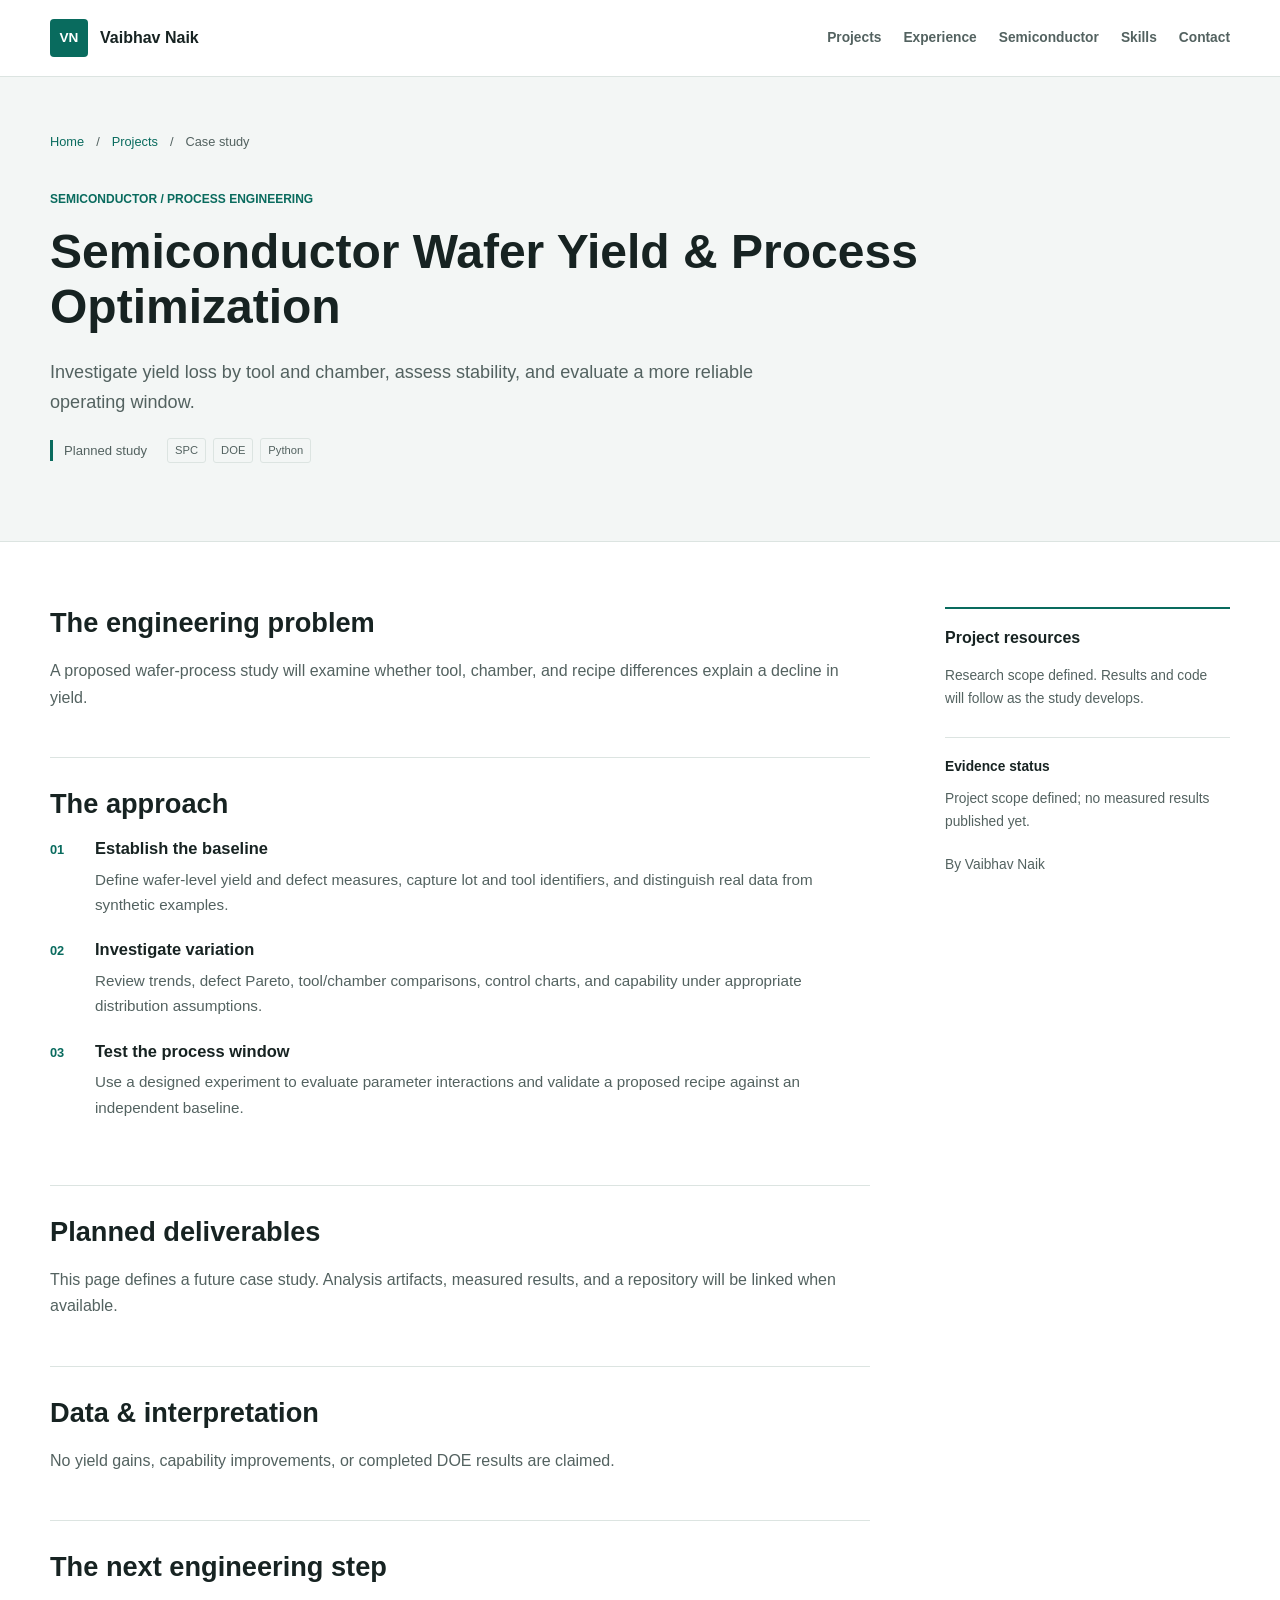
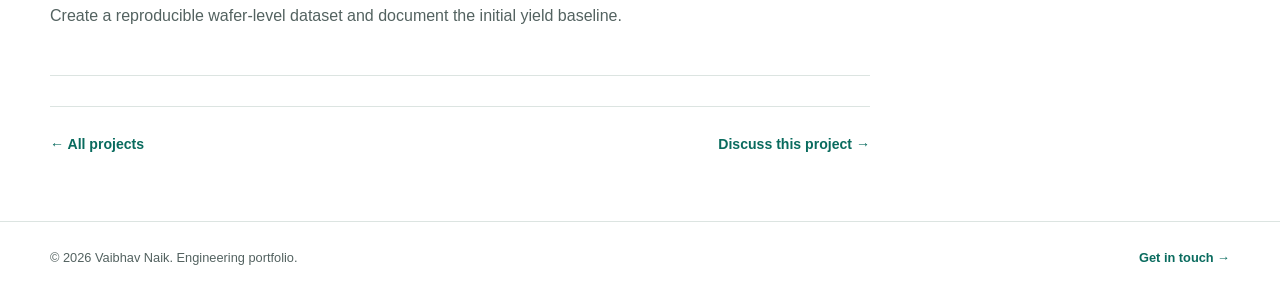
<file: projects/wafer-yield-optimization.html>
<!doctype html><html lang="en"><head>
<meta charset="utf-8"><meta name="viewport" content="width=device-width, initial-scale=1">
<meta name="description" content="Investigate yield loss by tool and chamber, assess stability, and evaluate a more reliable operating window.">
<meta name="theme-color" content="#096b5e"><meta property="og:type" content="website">
<meta property="og:title" content="Semiconductor Wafer Yield &amp; Process Optimization | Vaibhav Naik">
<meta property="og:description" content="Investigate yield loss by tool and chamber, assess stability, and evaluate a more reliable operating window.">
<meta property="og:url" content="https://vaibhav-7400.github.io/projects/wafer-yield-optimization.html">
<meta property="og:image" content="https://vaibhav-7400.github.io/assets/process-dashboard.png">
<meta property="og:image:alt" content="Illustrative wafer process-analysis visualization">
<meta name="twitter:card" content="summary_large_image">
<link rel="canonical" href="https://vaibhav-7400.github.io/projects/wafer-yield-optimization.html">
<link rel="icon" type="image/png" href="../assets/process-dashboard.png">
<link rel="stylesheet" href="../styles.css">
<title>Semiconductor Wafer Yield &amp; Process Optimization | Vaibhav Naik</title>
<script type="application/ld+json">{"@context":"https://schema.org","@type":"WebPage","name":"Semiconductor Wafer Yield & Process Optimization | Vaibhav Naik","url":"https://vaibhav-7400.github.io/projects/wafer-yield-optimization.html","description":"Investigate yield loss by tool and chamber, assess stability, and evaluate a more reliable operating window."}</script>

<script src="../script.js" defer></script>
</head><body>
<a class="skip-link" href="#main">Skip to content</a>
<header class="site-header"><nav class="nav container" aria-label="Primary navigation">
<a class="brand" href="../index.html" aria-label="Vaibhav Naik home"><span class="brand-mark" aria-hidden="true">VN</span><span>Vaibhav Naik</span></a>
<button class="nav-toggle" type="button" aria-label="Open navigation" aria-controls="site-menu" aria-expanded="false" data-nav-toggle><span></span><span></span><span></span></button>
<div class="nav-links" id="site-menu" data-nav-menu>
<a href="../index.html#projects">Projects</a>
<a href="../index.html#experience">Experience</a>
<a href="../index.html#lab">Semiconductor</a>
<a href="../index.html#skills">Skills</a>
<a href="../index.html#contact">Contact</a>

</div></nav></header>
<main id="main">
<section class="case-hero accent-teal" aria-labelledby="case-title"><div class="container">
<nav class="breadcrumb" aria-label="Breadcrumb"><a href="../index.html">Home</a><span aria-hidden="true">/</span><a href="../index.html#projects">Projects</a><span aria-hidden="true">/</span><span>Case study</span></nav>
<p class="eyebrow">Semiconductor / Process engineering</p><h1 id="case-title">Semiconductor Wafer Yield &amp; Process Optimization</h1><p class="case-lede">Investigate yield loss by tool and chamber, assess stability, and evaluate a more reliable operating window.</p>
<div class="case-meta"><span class="case-status">Planned study</span><div class="tags"><span class="tag">SPC</span><span class="tag">DOE</span><span class="tag">Python</span></div></div></div></section>
<div class="container case-grid"><article class="case-content" aria-label="Project case study">

<section aria-labelledby="problem-title"><h2 id="problem-title">The engineering problem</h2><p>A proposed wafer-process study will examine whether tool, chamber, and recipe differences explain a decline in yield.</p></section>
<section aria-labelledby="approach-title"><h2 id="approach-title">The approach</h2><ol class="method-list"><li><h3>Establish the baseline</h3><p>Define wafer-level yield and defect measures, capture lot and tool identifiers, and distinguish real data from synthetic examples.</p></li><li><h3>Investigate variation</h3><p>Review trends, defect Pareto, tool/chamber comparisons, control charts, and capability under appropriate distribution assumptions.</p></li><li><h3>Test the process window</h3><p>Use a designed experiment to evaluate parameter interactions and validate a proposed recipe against an independent baseline.</p></li></ol></section>
<section aria-labelledby="outcome-title"><h2 id="outcome-title">Planned deliverables</h2><p>This page defines a future case study. Analysis artifacts, measured results, and a repository will be linked when available.</p></section>
<section aria-labelledby="context-title"><h2 id="context-title">Data &amp; interpretation</h2><p>No yield gains, capability improvements, or completed DOE results are claimed.</p></section>
<section aria-labelledby="next-title"><h2 id="next-title">The next engineering step</h2><p>Create a reproducible wafer-level dataset and document the initial yield baseline.</p></section>
<div class="next-project"><a class="text-link" href="../index.html#projects">&larr; All projects</a><a class="text-link" href="mailto:vaibhavnaik7400@gmail.com?subject=Discuss%3A%20Semiconductor%20Wafer%20Yield%20%26%20Process%20Optimization">Discuss this project &rarr;</a></div></article>
<aside class="case-aside" aria-labelledby="project-links-title"><h2 id="project-links-title">Project resources</h2>


<p>Research scope defined. Results and code will follow as the study develops.</p>
<p class="evidence"><strong>Evidence status</strong>Project scope defined; no measured results published yet.</p><p>By Vaibhav Naik</p></aside></div></main>
<footer class="site-footer"><div class="container footer-grid"><p>&copy; <span data-year>2026</span> Vaibhav Naik. Engineering portfolio.</p><a class="text-link" href="../index.html#contact">Get in touch &rarr;</a></div></footer>
</body></html>
</file>
<file: styles.css>
:root {
  --ink: #172322; --muted: #536260; --paper: #fff; --soft: #f3f6f5;
  --line: #dce4e1; --teal: #096b5e; --rust: #a64339; --gold: #8b670f; --max: 1180px;
}
* { box-sizing: border-box; }
html { scroll-behavior: smooth; scroll-padding-top: 100px; }
body { margin: 0; background: var(--paper); color: var(--ink); font-family: "Segoe UI", Arial, sans-serif; line-height: 1.65; }
body, button { letter-spacing: 0; }
button { font: inherit; cursor: pointer; }
a { color: inherit; text-decoration: none; }
img { display: block; max-width: 100%; }
[hidden] { display: none !important; }
button, a { -webkit-tap-highlight-color: transparent; }
:focus-visible { outline: 3px solid #ca9827; outline-offset: 5px; }
h1, h2, h3, p { margin-top: 0; }
h1, h2, h3 { line-height: 1.15; }
h1 { font-size: 4.5rem; }
h2 { font-size: 2.5rem; font-weight: 650; }
h3 { font-size: 1.3rem; font-weight: 650; }
p { margin-bottom: 1.25rem; }
.container { width: min(var(--max), calc(100% - 64px)); margin-inline: auto; }
.skip-link { position: fixed; top: 12px; left: 16px; z-index: 200; background: #fff; padding: 10px 16px; transform: translateY(-180%); }
.skip-link:focus { transform: translateY(0); }
.site-header { position: sticky; top: 0; z-index: 100; border-bottom: 1px solid var(--line); background: rgba(255,255,255,.98); }
.nav { min-height: 76px; display: flex; gap: 28px; align-items: center; justify-content: space-between; position: relative; }
.brand { display: inline-flex; align-items: center; gap: 12px; font-size: 1rem; font-weight: 700; flex-shrink: 0; }
.brand-mark { display: grid; place-items: center; width: 38px; height: 38px; border-radius: 4px; background: var(--teal); color: white; font-size: .85rem; }
.nav-links { display: flex; align-items: center; gap: 22px; }
.nav-links a { color: var(--muted); font-size: .86rem; font-weight: 600; padding-block: 10px; }
.nav-links a:hover, .nav-links a[aria-current] { color: var(--teal); }
.nav-links .resume-link { border: 1px solid var(--line); padding: 8px 14px; border-radius: 4px; }
.nav-toggle { display: none; width: 44px; height: 44px; border: 1px solid var(--line); border-radius: 4px; background: white; align-items: center; justify-content: center; flex-direction: column; gap: 5px; }
.nav-toggle span { width: 20px; height: 2px; background: var(--ink); }
.hero { position: relative; isolation: isolate; color: white; background: #102625; min-height: min(640px, calc(100svh - 165px)); display: flex; align-items: center; padding-block: 64px; }
.hero-media { position: absolute; inset: 0; width: 100%; height: 100%; object-fit: cover; object-position: center; z-index: -2; }
.hero::after { content: ""; position: absolute; inset: 0; z-index: -1; background: rgba(0,12,10,.12); }
.hero-copy { max-width: 610px; }
.eyebrow { display: block; font-size: .75rem; line-height: 1.5; font-weight: 700; text-transform: uppercase; margin-bottom: 16px; color: var(--teal); }
.hero .eyebrow { color: #99ddce; }
.hero h1 { font-weight: 650; margin-bottom: 18px; }
.hero .role { font-size: 1.35rem; font-weight: 600; margin-bottom: 22px; }
.hero .lede { max-width: 470px; color: #d4e2df; font-size: 1.05rem; }
.hero-actions { display: flex; flex-wrap: wrap; gap: 12px; margin-top: 30px; }
.button { display: inline-flex; align-items: center; justify-content: center; gap: 12px; padding: 12px 18px; border-radius: 4px; border: 1px solid transparent; font-size: .9rem; font-weight: 650; min-height: 46px; }
.button-primary { background: var(--teal); color: white; }
.button-primary:hover { background: #085347; }
.hero .button-primary { background: #b5e3d3; color: #12382e; }
.hero .button-primary:hover { background: #d2f1e5; }
.button-outline { border-color: var(--line); background: transparent; color: var(--ink); }
.button-outline:hover { background: var(--soft); }
.hero .button-outline { color: white; border-color: #647b75; }
.hero .button-outline:hover { background: rgba(255,255,255,.1); }
.hero-foot { margin-top: 42px; color: #a4bdb5; font-size: .8rem; }
.focus-band { border-bottom: 1px solid var(--line); background: var(--soft); }
.focus-grid { display: grid; grid-template-columns: repeat(3, 1fr); }
.focus-item { padding: 24px 0; }
.focus-item + .focus-item { padding-left: 28px; border-left: 1px solid var(--line); }
.focus-item strong { display: block; font-size: .95rem; font-weight: 650; }
.focus-item span { color: var(--muted); font-size: .83rem; }
.section { padding-block: 82px; }
.section-soft { background: var(--soft); border-block: 1px solid var(--line); }
.section-heading { display: flex; align-items: end; justify-content: space-between; gap: 30px; margin-bottom: 32px; }
.section-heading h2 { margin-bottom: 0; max-width: 750px; }
.section-heading p { max-width: 370px; margin-bottom: 0; font-size: .95rem; color: var(--muted); }
.section-heading .eyebrow { margin-bottom: 10px; }
.filter-toolbar { display: flex; gap: 24px; align-items: center; justify-content: space-between; margin-bottom: 24px; }
.filters { display: flex; gap: 4px; flex-wrap: wrap; background: var(--soft); padding: 4px; border-radius: 4px; }
.filter { border: 0; border-radius: 3px; padding: 8px 14px; background: transparent; color: var(--muted); font-size: .85rem; font-weight: 600; min-height: 40px; }
.filter[aria-pressed="true"] { background: white; color: var(--teal); box-shadow: 0 1px 4px #15272316; }
.project-count { font-size: .8rem; color: var(--muted); flex-shrink: 0; }
.project-grid { display: grid; grid-template-columns: repeat(3, minmax(0, 1fr)); gap: 24px; }
.project-grid-four { grid-template-columns: repeat(2, minmax(0, 1fr)); }
.project-card { border: 1px solid var(--line); border-radius: 6px; overflow: hidden; display: flex; flex-direction: column; background: white; transition: border-color 150ms ease, box-shadow 150ms ease; }
.project-card:hover { border-color: #93b7ac; box-shadow: 0 5px 20px #1527230a; }
.project-visual { background: #edf2ef; border-bottom: 1px solid var(--line); aspect-ratio: 16 / 10; overflow: hidden; }
.project-visual img { width: 100%; height: 100%; object-fit: contain; }
.project-card:first-child .project-visual img { object-fit: cover; }
.project-body { display: flex; flex-direction: column; flex: 1; padding: 23px; }
.project-body .eyebrow { font-size: .67rem; margin-bottom: 14px; }
.project-body h3 { margin-bottom: 14px; }
.project-body > p { font-size: .92rem; color: var(--muted); }
.tags { display: flex; flex-wrap: wrap; gap: 7px; margin-bottom: 22px; }
.tag { font-size: .7rem; line-height: 1.5; border: 1px solid var(--line); border-radius: 3px; padding: 3px 7px; color: var(--muted); }
.project-actions { margin-top: auto; padding-top: 16px; border-top: 1px solid var(--line); display: flex; gap: 14px; flex-wrap: wrap; justify-content: space-between; align-items: center; font-size: .8rem; font-weight: 650; }
.text-link { color: var(--teal); font-weight: 650; }
.text-link:hover { text-decoration: underline; text-underline-offset: 5px; }
.accent-rust .eyebrow { color: var(--rust); }
.accent-gold .eyebrow { color: var(--gold); }
.pipeline { margin-top: 56px; padding-top: 36px; border-top: 1px solid var(--line); }
.pipeline-heading { display: flex; gap: 30px; align-items: baseline; justify-content: space-between; }
.pipeline-heading p { color: var(--muted); font-size: .85rem; }
.pipeline-list { list-style: none; padding: 0; margin: 0; }
.pipeline-list li { border-top: 1px solid var(--line); }
.pipeline-list a { display: grid; grid-template-columns: 38px 1fr auto 24px; gap: 16px; align-items: center; min-height: 70px; padding-block: 16px; }
.pipeline-list a:hover { color: var(--teal); }
.pipeline-number { font-size: .75rem; color: var(--muted); }
.pipeline-title { font-size: .94rem; font-weight: 600; }
.status { font-size: .72rem; color: var(--muted); white-space: nowrap; }
.split-section { display: grid; grid-template-columns: .8fr 1.2fr; gap: 90px; align-items: start; }
.split-section h2 { font-size: 2.2rem; }
.split-section .intro { color: var(--muted); max-width: 420px; }
.experience-list { border-top: 1px solid var(--line); }
.experience-item { border-bottom: 1px solid var(--line); padding-block: 26px; }
.experience-item h3 { margin-bottom: 8px; }
.experience-meta { display: flex; justify-content: space-between; gap: 20px; font-size: .85rem; color: var(--muted); }
.experience-item ul { font-size: .9rem; color: var(--muted); padding-left: 20px; margin-bottom: 0; }
.lab-text { font-size: 1.08rem; max-width: 670px; }
.lab-focus { display: grid; grid-template-columns: repeat(3, 1fr); gap: 24px; margin-top: 35px; }
.lab-focus div { padding-top: 15px; border-top: 2px solid var(--line); }
.lab-focus div:nth-child(1) { border-color: var(--teal); }
.lab-focus div:nth-child(2) { border-color: var(--rust); }
.lab-focus div:nth-child(3) { border-color: var(--gold); }
.lab-focus strong { display: block; font-size: .9rem; }
.lab-focus p { font-size: .83rem; color: var(--muted); margin-top: 8px; margin-bottom: 0; }
.skills-grid { display: grid; grid-template-columns: repeat(4, 1fr); gap: 38px; }
.skill-group { min-width: 0; }
.skill-group h3 { font-size: 1rem; margin-bottom: 19px; padding-top: 20px; border-top: 2px solid var(--teal); }
.skill-group:nth-child(2) h3 { border-color: var(--gold); }
.skill-group:nth-child(3) h3 { border-color: var(--rust); }
.skill-group:nth-child(4) h3 { border-color: #647574; }
.skill-group ul { list-style: none; padding: 0; margin: 0; font-size: .9rem; color: var(--muted); }
.skill-group li { margin-bottom: 9px; }
.contact-section { background: #edf5f1; }
.contact-section h2 { max-width: 550px; }
.contact-links { display: flex; flex-direction: column; gap: 8px; }
.contact-link { display: flex; justify-content: space-between; align-items: center; padding-block: 15px; gap: 18px; border-bottom: 1px solid #cadcd3; }
.contact-link span:first-child { color: var(--muted); font-size: .8rem; }
.contact-link strong { font-size: .98rem; font-weight: 600; overflow-wrap: anywhere; }
.copy-row { display: flex; align-items: center; flex-wrap: wrap; gap: 14px; margin-top: 18px; min-height: 40px; }
.copy-email { border: 1px solid #cadcd3; background: transparent; padding: 7px 12px; color: var(--teal); font-size: .8rem; border-radius: 4px; }
.copy-status { color: var(--muted); font-size: .75rem; margin: 0; }
.site-footer { padding-block: 25px; border-top: 1px solid var(--line); }
.footer-grid { display: flex; align-items: center; justify-content: space-between; gap: 24px; font-size: .8rem; color: var(--muted); }
.footer-grid p { margin-bottom: 0; }
.case-hero { background: var(--soft); padding-block: 54px; border-bottom: 1px solid var(--line); }
.breadcrumb { font-size: .8rem; color: var(--muted); display: flex; gap: 12px; margin-bottom: 38px; flex-wrap: wrap; }
.breadcrumb a { color: var(--teal); }
.case-hero h1 { font-size: 3rem; max-width: 930px; margin-bottom: 24px; font-weight: 650; overflow-wrap: anywhere; }
.case-lede { font-size: 1.13rem; color: var(--muted); max-width: 760px; }
.case-meta { display: flex; gap: 20px; align-items: center; flex-wrap: wrap; margin-bottom: 24px; }
.case-meta .tags { margin-bottom: 0; }
.case-status { border-left: 3px solid var(--teal); padding-left: 11px; color: var(--muted); font-size: .82rem; }
.case-grid { display: grid; grid-template-columns: minmax(0, 1fr) 285px; gap: 75px; padding-block: 65px; align-items: start; }
.case-content section { padding-bottom: 26px; margin-bottom: 30px; border-bottom: 1px solid var(--line); }
.case-content h2 { font-size: 1.7rem; margin-bottom: 20px; }
.case-content p { color: var(--muted); }
.case-content figure { margin: 0 0 42px; }
.case-content figure img { width: 100%; border: 1px solid var(--line); border-radius: 4px; }
figcaption { color: var(--muted); font-size: .78rem; margin-top: 10px; }
.method-list { counter-reset: method; list-style: none; padding: 0; }
.method-list li { counter-increment: method; position: relative; padding: 0 0 23px 45px; }
.method-list li::before { content: counter(method, decimal-leading-zero); position: absolute; left: 0; top: 0; font-size: .8rem; color: var(--teal); font-weight: 650; }
.method-list h3 { font-size: 1.03rem; margin-bottom: 9px; }
.method-list p { margin-bottom: 0; font-size: .95rem; }
.case-aside { position: sticky; top: 110px; border-top: 2px solid var(--teal); padding-top: 20px; }
.case-aside h2 { font-size: 1rem; margin-bottom: 18px; }
.case-aside p { font-size: .86rem; color: var(--muted); }
.case-aside .button { width: 100%; margin-bottom: 12px; }
.case-aside .evidence { margin-top: 26px; padding-top: 18px; border-top: 1px solid var(--line); }
.case-aside .evidence strong { display: block; color: var(--ink); margin-bottom: 10px; }
.next-project { display: flex; justify-content: space-between; gap: 24px; border-top: 1px solid var(--line); padding-top: 26px; font-size: .88rem; }
.error-main { padding-block: 100px; min-height: 60vh; }
.error-main h1 { font-size: 3rem; }
@media (min-width: 1600px) {
  .hero { min-height: min(700px, calc(100svh - 180px)); }
}
@media (max-width: 1100px) {
  .nav-links { gap: 15px; }
  .split-section { gap: 50px; }
  .case-grid { gap: 40px; }
  .hero-media { object-position: 56% center; }
  .hero-copy { max-width: 520px; }
  .hero .lede { max-width: 410px; }
  .project-body { padding: 19px; }
}
@media (max-width: 959px) {
  .nav { min-height: 68px; }
  .nav-toggle { display: flex; }
  .nav-links { display: none; position: absolute; top: 68px; left: -32px; right: -32px; padding: 20px 32px; background: white; border-bottom: 1px solid var(--line); box-shadow: 0 12px 24px #1723220a; align-items: stretch; }
  .nav-links.is-open { display: flex; flex-direction: column; gap: 3px; }
  .nav-links a { padding: 10px 0; }
  .nav-links .resume-link { padding: 10px 14px; align-self: start; }
  .hero-media { object-position: 42% center; }
  .hero::after { background: rgba(0,12,10,.42); }
  h1 { font-size: 3.5rem; }
  h2 { font-size: 2.2rem; }
  .project-grid { grid-template-columns: repeat(2, minmax(0, 1fr)); }
  .split-section { grid-template-columns: 1fr; gap: 35px; }
  .split-section .intro { max-width: 680px; }
  .skills-grid { grid-template-columns: repeat(2, 1fr); }
  .case-grid { grid-template-columns: 1fr; }
  .case-aside { position: static; grid-row: 1; }
  .case-aside .button { width: auto; margin-right: 8px; }
  .case-aside .evidence { margin-top: 10px; }
}
@media (max-width: 600px) {
  .container { width: calc(100% - 36px); }
  .nav { gap: 12px; }
  .brand { gap: 9px; font-size: .94rem; }
  .nav-links { left: -18px; right: -18px; padding-inline: 18px; }
  .hero { min-height: auto; padding-block: 54px 40px; }
  .hero h1 { font-size: 2.9rem; }
  .hero .role { font-size: 1.1rem; }
  .hero .lede { font-size: .97rem; max-width: 100%; }
  .hero .eyebrow { font-size: .7rem; }
  .hero-actions { gap: 9px; margin-top: 25px; }
  .button { padding: 11px 15px; font-size: .83rem; }
  .hero-foot { font-size: .72rem; margin-top: 28px; }
  .focus-grid { grid-template-columns: 1fr; }
  .focus-item { padding-block: 14px; display: flex; align-items: baseline; justify-content: space-between; gap: 15px; }
  .focus-item + .focus-item { border-left: 0; padding-left: 0; border-top: 1px solid var(--line); }
  .focus-item strong { font-size: .84rem; }
  .focus-item span { font-size: .72rem; text-align: right; }
  .section { padding-block: 55px; }
  h2, .split-section h2 { font-size: 1.9rem; }
  .section-heading { display: block; margin-bottom: 26px; }
  .section-heading p { margin-top: 18px; }
  .filter-toolbar { align-items: start; flex-direction: column; gap: 12px; }
  .filters { width: 100%; }
  .filter { padding-inline: 10px; font-size: .78rem; }
  .project-grid { grid-template-columns: 1fr; gap: 22px; }
  .project-body { padding: 23px; }
  .pipeline-heading { display: block; }
  .pipeline-list a { grid-template-columns: 24px 1fr 18px; gap: 12px; }
  .pipeline-list .status { display: none; }
  .pipeline-title { font-size: .85rem; }
  .pipeline { margin-top: 36px; padding-top: 26px; }
  .experience-meta { flex-wrap: wrap; gap: 5px; }
  .lab-focus { grid-template-columns: 1fr; gap: 20px; }
  .skills-grid { gap: 30px 22px; }
  .skill-group h3 { font-size: .95rem; }
  .skill-group li { font-size: .82rem; overflow-wrap: anywhere; }
  .contact-link { flex-wrap: wrap; gap: 6px 14px; }
  .contact-link strong { font-size: .88rem; }
  .footer-grid { flex-wrap: wrap; gap: 8px; }
  .case-hero { padding-block: 32px; }
  .case-hero h1 { font-size: 2.1rem; }
  .case-lede { font-size: 1rem; }
  .breadcrumb { margin-bottom: 30px; font-size: .72rem; }
  .case-grid { padding-block: 40px; gap: 28px; }
  .case-content h2 { font-size: 1.45rem; }
  .case-content p { font-size: .93rem; }
  .next-project { flex-wrap: wrap; }
}
@media (prefers-reduced-motion: reduce) {
  html { scroll-behavior: auto; }
  * { transition: none !important; }
}
@media print {
  .site-header, .hero-actions, .filters, .copy-row, .project-actions, .case-aside .button, .next-project, .hero-media, .hero-foot { display: none !important; }
  .hero { min-height: 0; color: var(--ink); background: white; padding-block: 25px; }
  .hero::after { display: none; }
  .hero .lede, .hero .eyebrow { color: var(--muted); }
  .section { padding-block: 25px; }
  .project-card, .experience-item { break-inside: avoid; }
  .container { width: 100%; }
  .case-grid { display: block; }
}
</file>
